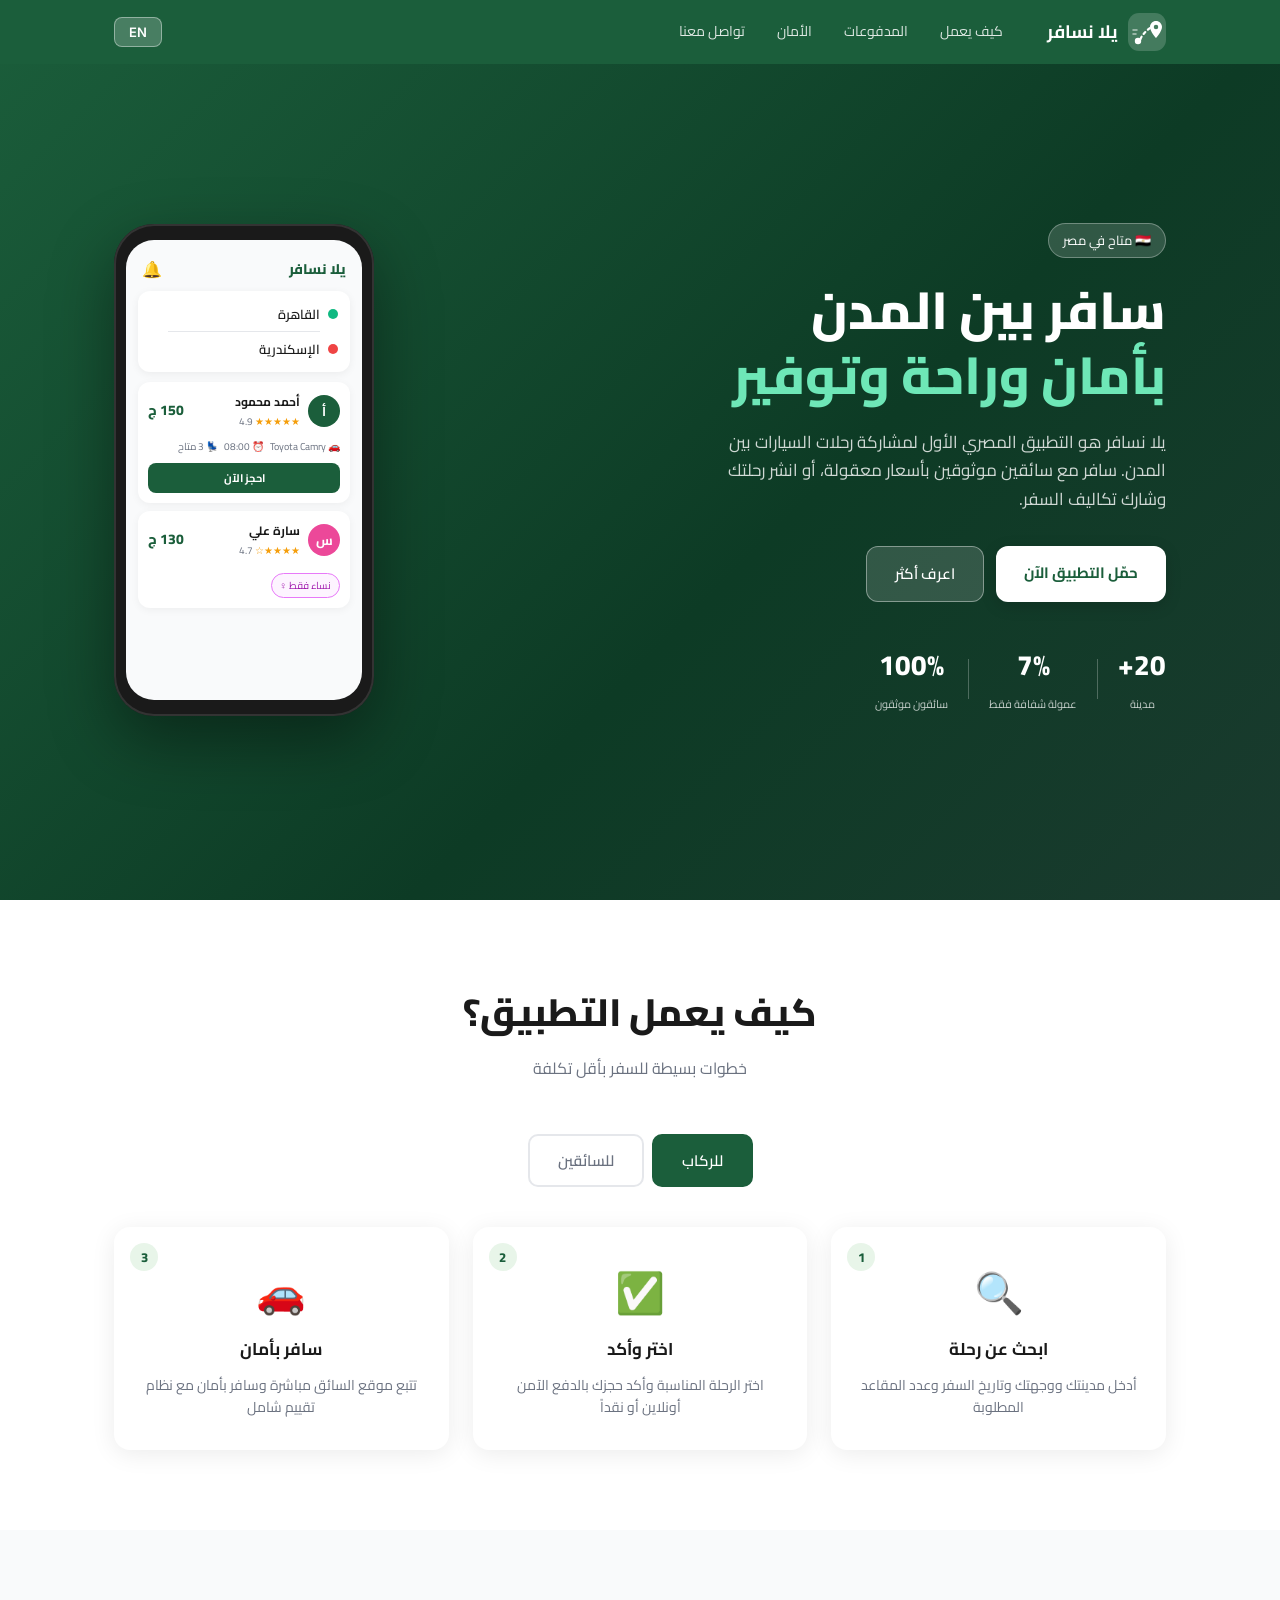
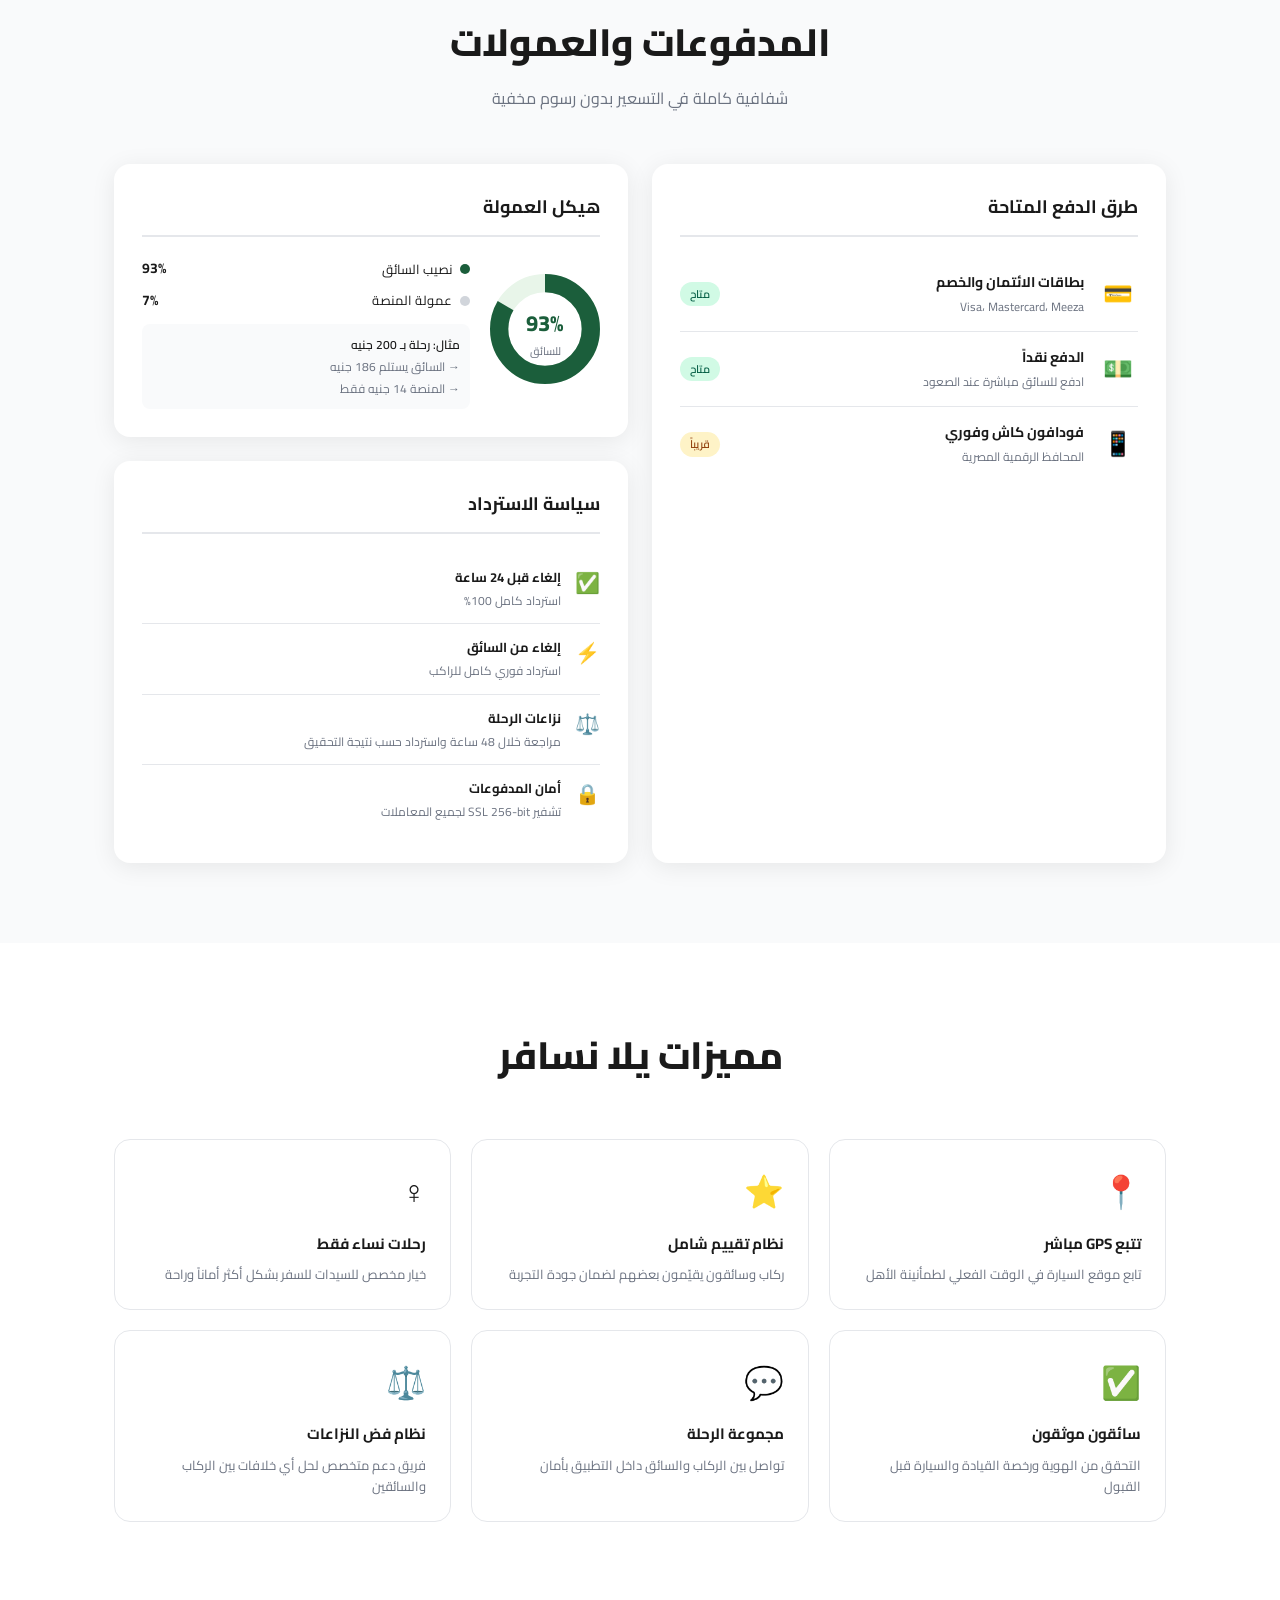
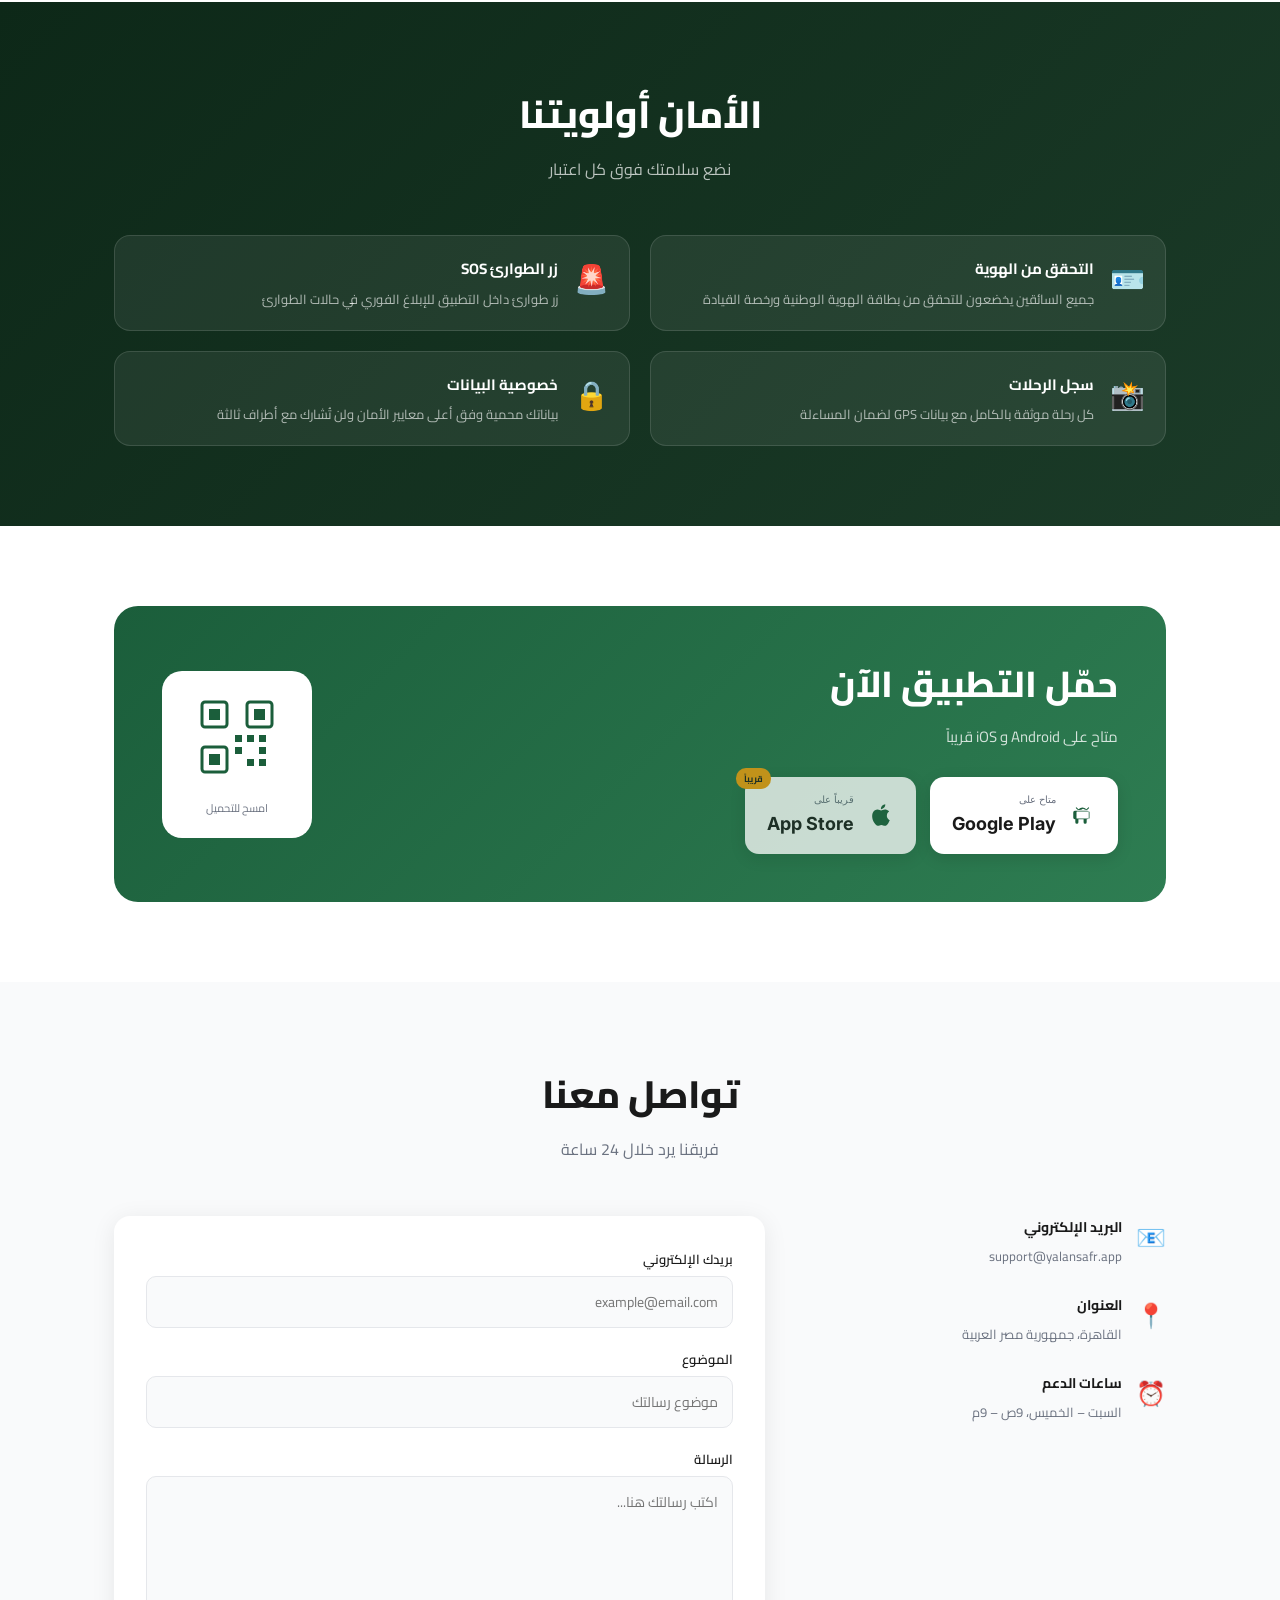
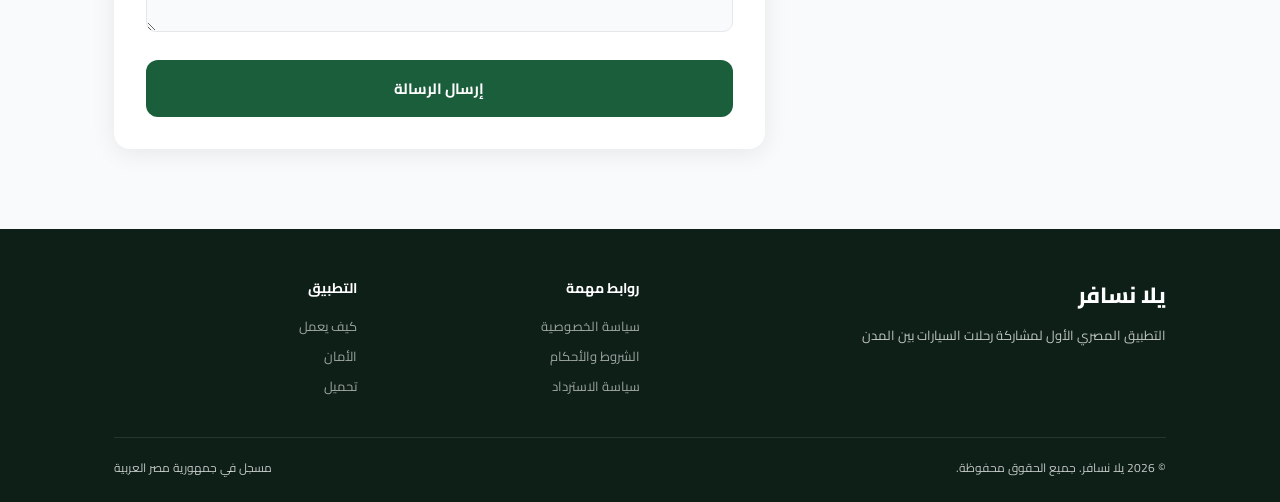
<file: index.html>
<!DOCTYPE html>
<html lang="ar" dir="rtl">
<head>
  <meta charset="UTF-8" />
  <meta name="viewport" content="width=device-width, initial-scale=1.0" />
  <title>يلا نسافر | Yala Nsafr</title>
  <meta name="description" content="تطبيق مصري لمشاركة رحلات السيارات بين المدن - سافر بأقل تكلفة مع سائقين موثوقين | Egypt's intercity carpooling app" />
  <link rel="preconnect" href="https://fonts.googleapis.com" />
  <link href="https://fonts.googleapis.com/css2?family=Cairo:wght@400;600;700;800&family=Inter:wght@400;500;600;700&display=swap" rel="stylesheet" />
  <link rel="stylesheet" href="style.css" />
</head>
<body>

<!-- ═══════════════════════════════ NAVBAR ═══════════════════════════════ -->
<nav class="navbar">
  <div class="nav-container">
    <a href="#" class="nav-logo">
      <!-- Unique logo: route/journey icon -->
      <svg class="logo-svg" width="38" height="38" viewBox="0 0 38 38" fill="none" xmlns="http://www.w3.org/2000/svg">
        <rect width="38" height="38" rx="11" fill="white" fill-opacity="0.18"/>
        <!-- Start circle -->
        <circle cx="10" cy="28" r="3.2" fill="white"/>
        <!-- Destination pin -->
        <path d="M28 8C24.69 8 22 10.69 22 14c0 4.5 6 11 6 11s6-6.5 6-11c0-3.31-2.69-6-6-6zm0 8.25a2.25 2.25 0 110-4.5 2.25 2.25 0 010 4.5z" fill="white"/>
        <!-- Dashed road -->
        <path d="M12.5 26C14 22 18 18 22 15" stroke="white" stroke-width="2.2" stroke-linecap="round" stroke-dasharray="2.5 3.5"/>
        <!-- Speed lines -->
        <path d="M5 17H9M5 21H8" stroke="white" stroke-width="1.5" stroke-linecap="round" opacity="0.6"/>
      </svg>
      <span class="logo-text-ar">يلا نسافر</span>
      <span class="logo-text-en" style="display:none">Yala Nsafr</span>
    </a>

    <div class="nav-links">
      <a href="#how-it-works" data-ar="كيف يعمل" data-en="How It Works">كيف يعمل</a>
      <a href="#payment" data-ar="المدفوعات" data-en="Payments">المدفوعات</a>
      <a href="#safety" data-ar="الأمان" data-en="Safety">الأمان</a>
      <a href="#contact" data-ar="تواصل معنا" data-en="Contact">تواصل معنا</a>
    </div>

    <div class="nav-actions">
      <button class="lang-toggle" onclick="toggleLang()" id="langBtn">EN</button>
    </div>
  </div>
</nav>

<!-- ════════════════════════════════ HERO ════════════════════════════════ -->
<section class="hero-wrapper">
  <div class="hero">
    <div class="hero-content">
      <div class="hero-badge" data-ar="🇪🇬 متاح في مصر" data-en="🇪🇬 Available in Egypt">🇪🇬 متاح في مصر</div>
      <h1 class="hero-title">
        <span data-ar="سافر بين المدن" data-en="Travel Between Cities">سافر بين المدن</span><br>
        <span class="highlight" data-ar="بأمان وراحة وتوفير" data-en="Safely, Comfortably & Affordably">بأمان وراحة وتوفير</span>
      </h1>
      <p class="hero-desc" data-ar="يلا نسافر هو التطبيق المصري الأول لمشاركة رحلات السيارات بين المدن. سافر مع سائقين موثوقين بأسعار معقولة، أو انشر رحلتك وشارك تكاليف السفر." data-en="Yala Nsafr is Egypt's first intercity carpooling app. Travel with verified drivers at affordable prices, or post your trip and share travel costs.">
        يلا نسافر هو التطبيق المصري الأول لمشاركة رحلات السيارات بين المدن. سافر مع سائقين موثوقين بأسعار معقولة، أو انشر رحلتك وشارك تكاليف السفر.
      </p>
      <div class="hero-btns">
        <a href="#download" class="btn-primary" data-ar="حمّل التطبيق الآن" data-en="Download the App">حمّل التطبيق الآن</a>
        <a href="#how-it-works" class="btn-secondary" data-ar="اعرف أكثر" data-en="Learn More">اعرف أكثر</a>
      </div>
      <div class="hero-stats">
        <div class="stat"><span class="stat-num">20+</span><span class="stat-label" data-ar="مدينة" data-en="Cities">مدينة</span></div>
        <div class="stat-divider"></div>
        <div class="stat"><span class="stat-num">7%</span><span class="stat-label" data-ar="عمولة شفافة فقط" data-en="Transparent Commission">عمولة شفافة فقط</span></div>
        <div class="stat-divider"></div>
        <div class="stat"><span class="stat-num">100%</span><span class="stat-label" data-ar="سائقون موثقون" data-en="Verified Drivers">سائقون موثقون</span></div>
      </div>
    </div>

    <div class="hero-mockup">
      <div class="phone-frame">
        <div class="phone-screen">
          <div class="mock-header">
            <div class="mock-logo-small">يلا نسافر</div>
            <div class="mock-notif">🔔</div>
          </div>
          <div class="mock-search">
            <div class="mock-search-row">
              <span class="mock-dot green"></span>
              <span class="mock-city" data-ar="القاهرة" data-en="Cairo">القاهرة</span>
            </div>
            <div class="mock-search-divider"></div>
            <div class="mock-search-row">
              <span class="mock-dot red"></span>
              <span class="mock-city" data-ar="الإسكندرية" data-en="Alexandria">الإسكندرية</span>
            </div>
          </div>
          <div class="mock-trip-card">
            <div class="mock-trip-header">
              <span class="mock-driver-avatar">أ</span>
              <div>
                <div class="mock-driver-name" data-ar="أحمد محمود" data-en="Ahmed Mahmoud">أحمد محمود</div>
                <div class="mock-stars">★★★★★ <span>4.9</span></div>
              </div>
              <div class="mock-price">150 ج</div>
            </div>
            <div class="mock-trip-info">
              <span>🚗 Toyota Camry</span>
              <span>⏰ 08:00</span>
              <span>💺 3 متاح</span>
            </div>
            <div class="mock-book-btn" data-ar="احجز الآن" data-en="Book Now">احجز الآن</div>
          </div>
          <div class="mock-trip-card">
            <div class="mock-trip-header">
              <span class="mock-driver-avatar pink">س</span>
              <div>
                <div class="mock-driver-name" data-ar="سارة علي" data-en="Sara Ali">سارة علي</div>
                <div class="mock-stars">★★★★☆ <span>4.7</span></div>
              </div>
              <div class="mock-price">130 ج</div>
            </div>
            <div class="mock-badge" data-ar="نساء فقط" data-en="Women Only">نساء فقط ♀</div>
          </div>
        </div>
      </div>
    </div>
  </div>
</section>

<!-- ══════════════════════════════ HOW IT WORKS ══════════════════════════════ -->
<section class="section" id="how-it-works">
  <div class="container">
    <div class="section-header">
      <h2 data-ar="كيف يعمل التطبيق؟" data-en="How Does It Work?">كيف يعمل التطبيق؟</h2>
      <p data-ar="خطوات بسيطة للسفر بأقل تكلفة" data-en="Simple steps to travel at lower cost">خطوات بسيطة للسفر بأقل تكلفة</p>
    </div>

    <div class="tabs">
      <button class="tab-btn active" onclick="switchTab('passenger')" id="tab-passenger" data-ar="للركاب" data-en="For Passengers">للركاب</button>
      <button class="tab-btn" onclick="switchTab('driver')" id="tab-driver" data-ar="للسائقين" data-en="For Drivers">للسائقين</button>
    </div>

    <div id="content-passenger" class="steps-grid">
      <div class="step-card">
        <div class="step-icon">🔍</div>
        <div class="step-num">1</div>
        <h3 data-ar="ابحث عن رحلة" data-en="Search for a Trip">ابحث عن رحلة</h3>
        <p data-ar="أدخل مدينتك ووجهتك وتاريخ السفر وعدد المقاعد المطلوبة" data-en="Enter your city, destination, travel date and number of seats needed">أدخل مدينتك ووجهتك وتاريخ السفر وعدد المقاعد المطلوبة</p>
      </div>
      <div class="step-card">
        <div class="step-icon">✅</div>
        <div class="step-num">2</div>
        <h3 data-ar="اختر وأكد" data-en="Choose & Confirm">اختر وأكد</h3>
        <p data-ar="اختر الرحلة المناسبة وأكد حجزك بالدفع الآمن أونلاين أو نقداً" data-en="Choose the right trip and confirm your booking with secure online payment or cash">اختر الرحلة المناسبة وأكد حجزك بالدفع الآمن أونلاين أو نقداً</p>
      </div>
      <div class="step-card">
        <div class="step-icon">🚗</div>
        <div class="step-num">3</div>
        <h3 data-ar="سافر بأمان" data-en="Travel Safely">سافر بأمان</h3>
        <p data-ar="تتبع موقع السائق مباشرة وسافر بأمان مع نظام تقييم شامل" data-en="Track the driver's location live and travel safely with our comprehensive rating system">تتبع موقع السائق مباشرة وسافر بأمان مع نظام تقييم شامل</p>
      </div>
    </div>

    <div id="content-driver" class="steps-grid" style="display:none">
      <div class="step-card">
        <div class="step-icon">📝</div>
        <div class="step-num">1</div>
        <h3 data-ar="انشر رحلتك" data-en="Post Your Trip">انشر رحلتك</h3>
        <p data-ar="حدد مسارك ووقت الانطلاق وعدد المقاعد المتاحة وسعر المقعد" data-en="Set your route, departure time, available seats and price per seat">حدد مسارك ووقت الانطلاق وعدد المقاعد المتاحة وسعر المقعد</p>
      </div>
      <div class="step-card">
        <div class="step-icon">💰</div>
        <div class="step-num">2</div>
        <h3 data-ar="استقبل الحجوزات" data-en="Receive Bookings">استقبل الحجوزات</h3>
        <p data-ar="ستصلك إشعارات فور حجز أي راكب. الدفع مضمون ومحمي" data-en="Get notified instantly when a passenger books. Payment is guaranteed and protected">ستصلك إشعارات فور حجز أي راكب. الدفع مضمون ومحمي</p>
      </div>
      <div class="step-card">
        <div class="step-icon">🏦</div>
        <div class="step-num">3</div>
        <h3 data-ar="استلم أرباحك" data-en="Receive Your Earnings">استلم أرباحك</h3>
        <p data-ar="بعد اكتمال الرحلة، تصلك 93% من قيمة الحجوزات عبر فودافون كاش أو إنستاباي" data-en="After trip completion, receive 93% of booking value via Vodafone Cash or InstaPay">بعد اكتمال الرحلة، تصلك 93% من قيمة الحجوزات عبر فودافون كاش أو إنستاباي</p>
      </div>
    </div>
  </div>
</section>

<!-- ════════════════════════════════ PAYMENT ════════════════════════════════ -->
<section class="section bg-light" id="payment">
  <div class="container">
    <div class="section-header">
      <h2 data-ar="المدفوعات والعمولات" data-en="Payments & Commissions">المدفوعات والعمولات</h2>
      <p data-ar="شفافية كاملة في التسعير بدون رسوم مخفية" data-en="Complete pricing transparency with no hidden fees">شفافية كاملة في التسعير بدون رسوم مخفية</p>
    </div>

    <div class="payment-grid">
      <div class="payment-card main-card">
        <h3 data-ar="طرق الدفع المتاحة" data-en="Available Payment Methods">طرق الدفع المتاحة</h3>
        <div class="payment-method">
          <div class="pm-icon">💳</div>
          <div>
            <strong data-ar="بطاقات الائتمان والخصم" data-en="Credit & Debit Cards">بطاقات الائتمان والخصم</strong>
            <p data-ar="Visa، Mastercard، Meeza" data-en="Visa, Mastercard, Meeza">Visa، Mastercard، Meeza</p>
          </div>
          <span class="pm-badge" data-ar="متاح" data-en="Available">متاح</span>
        </div>
        <div class="payment-method">
          <div class="pm-icon">💵</div>
          <div>
            <strong data-ar="الدفع نقداً" data-en="Cash Payment">الدفع نقداً</strong>
            <p data-ar="ادفع للسائق مباشرة عند الصعود" data-en="Pay the driver directly at pickup">ادفع للسائق مباشرة عند الصعود</p>
          </div>
          <span class="pm-badge" data-ar="متاح" data-en="Available">متاح</span>
        </div>
        <div class="payment-method">
          <div class="pm-icon">📱</div>
          <div>
            <strong data-ar="فودافون كاش وفوري" data-en="Vodafone Cash & Fawry">فودافون كاش وفوري</strong>
            <p data-ar="المحافظ الرقمية المصرية" data-en="Egyptian digital wallets">المحافظ الرقمية المصرية</p>
          </div>
          <span class="pm-badge soon" data-ar="قريباً" data-en="Coming Soon">قريباً</span>
        </div>
      </div>

      <div class="commission-card">
        <h3 data-ar="هيكل العمولة" data-en="Commission Structure">هيكل العمولة</h3>
        <div class="commission-diagram">
          <div class="commission-circle">
            <svg viewBox="0 0 120 120">
              <circle cx="60" cy="60" r="50" fill="none" stroke="#e8f5e9" stroke-width="20"/>
              <circle cx="60" cy="60" r="50" fill="none" stroke="#1B5E3B" stroke-width="20"
                stroke-dasharray="282" stroke-dashoffset="20" transform="rotate(-90 60 60)"/>
            </svg>
            <div class="commission-label">
              <span class="big">93%</span>
              <span data-ar="للسائق" data-en="Driver">للسائق</span>
            </div>
          </div>
          <div class="commission-breakdown">
            <div class="cb-row">
              <span class="cb-dot green"></span>
              <span data-ar="نصيب السائق" data-en="Driver's share">نصيب السائق</span>
              <strong>93%</strong>
            </div>
            <div class="cb-row">
              <span class="cb-dot gray"></span>
              <span data-ar="عمولة المنصة" data-en="Platform commission">عمولة المنصة</span>
              <strong>7%</strong>
            </div>
            <div class="cb-example">
              <p data-ar="مثال: رحلة بـ 200 جنيه" data-en="Example: 200 EGP trip">مثال: رحلة بـ 200 جنيه</p>
              <p>→ <span data-ar="السائق يستلم 186 جنيه" data-en="Driver receives 186 EGP">السائق يستلم 186 جنيه</span></p>
              <p>→ <span data-ar="المنصة 14 جنيه فقط" data-en="Platform only 14 EGP">المنصة 14 جنيه فقط</span></p>
            </div>
          </div>
        </div>
      </div>

      <div class="refund-card">
        <h3 data-ar="سياسة الاسترداد" data-en="Refund Policy">سياسة الاسترداد</h3>
        <div class="refund-row">
          <span class="refund-icon">✅</span>
          <div>
            <strong data-ar="إلغاء قبل 24 ساعة" data-en="Cancel 24h+ before">إلغاء قبل 24 ساعة</strong>
            <p data-ar="استرداد كامل 100%" data-en="Full 100% refund">استرداد كامل 100%</p>
          </div>
        </div>
        <div class="refund-row">
          <span class="refund-icon">⚡</span>
          <div>
            <strong data-ar="إلغاء من السائق" data-en="Driver cancellation">إلغاء من السائق</strong>
            <p data-ar="استرداد فوري كامل للراكب" data-en="Immediate full refund to passenger">استرداد فوري كامل للراكب</p>
          </div>
        </div>
        <div class="refund-row">
          <span class="refund-icon">⚖️</span>
          <div>
            <strong data-ar="نزاعات الرحلة" data-en="Trip disputes">نزاعات الرحلة</strong>
            <p data-ar="مراجعة خلال 48 ساعة واسترداد حسب نتيجة التحقيق" data-en="Review within 48h, refund based on investigation">مراجعة خلال 48 ساعة واسترداد حسب نتيجة التحقيق</p>
          </div>
        </div>
        <div class="refund-row">
          <span class="refund-icon">🔒</span>
          <div>
            <strong data-ar="أمان المدفوعات" data-en="Payment Security">أمان المدفوعات</strong>
            <p data-ar="تشفير SSL 256-bit لجميع المعاملات" data-en="256-bit SSL encryption for all transactions">تشفير SSL 256-bit لجميع المعاملات</p>
          </div>
        </div>
      </div>
    </div>
  </div>
</section>

<!-- ════════════════════════════════ FEATURES ════════════════════════════════ -->
<section class="section" id="features">
  <div class="container">
    <div class="section-header">
      <h2 data-ar="مميزات يلا نسافر" data-en="Yala Nsafr Features">مميزات يلا نسافر</h2>
    </div>
    <div class="features-grid">
      <div class="feature-card">
        <div class="feat-icon">📍</div>
        <h4 data-ar="تتبع GPS مباشر" data-en="Live GPS Tracking">تتبع GPS مباشر</h4>
        <p data-ar="تابع موقع السيارة في الوقت الفعلي لطمأنينة الأهل" data-en="Track the car's location in real time for family peace of mind">تابع موقع السيارة في الوقت الفعلي لطمأنينة الأهل</p>
      </div>
      <div class="feature-card">
        <div class="feat-icon">⭐</div>
        <h4 data-ar="نظام تقييم شامل" data-en="Comprehensive Rating System">نظام تقييم شامل</h4>
        <p data-ar="ركاب وسائقون يقيّمون بعضهم لضمان جودة التجربة" data-en="Passengers and drivers rate each other to ensure quality">ركاب وسائقون يقيّمون بعضهم لضمان جودة التجربة</p>
      </div>
      <div class="feature-card">
        <div class="feat-icon">♀️</div>
        <h4 data-ar="رحلات نساء فقط" data-en="Women-Only Trips">رحلات نساء فقط</h4>
        <p data-ar="خيار مخصص للسيدات للسفر بشكل أكثر أماناً وراحة" data-en="Dedicated option for women to travel more safely and comfortably">خيار مخصص للسيدات للسفر بشكل أكثر أماناً وراحة</p>
      </div>
      <div class="feature-card">
        <div class="feat-icon">✅</div>
        <h4 data-ar="سائقون موثقون" data-en="Verified Drivers">سائقون موثقون</h4>
        <p data-ar="التحقق من الهوية ورخصة القيادة والسيارة قبل القبول" data-en="Identity, license and vehicle verified before acceptance">التحقق من الهوية ورخصة القيادة والسيارة قبل القبول</p>
      </div>
      <div class="feature-card">
        <div class="feat-icon">💬</div>
        <h4 data-ar="مجموعة الرحلة" data-en="Trip Group Chat">مجموعة الرحلة</h4>
        <p data-ar="تواصل بين الركاب والسائق داخل التطبيق بأمان" data-en="Safe in-app communication between passengers and driver">تواصل بين الركاب والسائق داخل التطبيق بأمان</p>
      </div>
      <div class="feature-card">
        <div class="feat-icon">⚖️</div>
        <h4 data-ar="نظام فض النزاعات" data-en="Dispute Resolution">نظام فض النزاعات</h4>
        <p data-ar="فريق دعم متخصص لحل أي خلافات بين الركاب والسائقين" data-en="Specialized support team to resolve disputes between passengers and drivers">فريق دعم متخصص لحل أي خلافات بين الركاب والسائقين</p>
      </div>
    </div>
  </div>
</section>

<!-- ════════════════════════════════ SAFETY ════════════════════════════════ -->
<section class="section bg-dark" id="safety">
  <div class="container">
    <div class="section-header light">
      <h2 data-ar="الأمان أولويتنا" data-en="Safety is Our Priority">الأمان أولويتنا</h2>
      <p data-ar="نضع سلامتك فوق كل اعتبار" data-en="We put your safety above everything">نضع سلامتك فوق كل اعتبار</p>
    </div>
    <div class="safety-grid">
      <div class="safety-item">
        <div class="safety-icon">🪪</div>
        <div>
          <h4 data-ar="التحقق من الهوية" data-en="Identity Verification">التحقق من الهوية</h4>
          <p data-ar="جميع السائقين يخضعون للتحقق من بطاقة الهوية الوطنية ورخصة القيادة" data-en="All drivers undergo national ID and driver's license verification">جميع السائقين يخضعون للتحقق من بطاقة الهوية الوطنية ورخصة القيادة</p>
        </div>
      </div>
      <div class="safety-item">
        <div class="safety-icon">🚨</div>
        <div>
          <h4 data-ar="زر الطوارئ SOS" data-en="SOS Emergency Button">زر الطوارئ SOS</h4>
          <p data-ar="زر طوارئ داخل التطبيق للإبلاغ الفوري في حالات الطوارئ" data-en="In-app emergency button for immediate reporting in emergency situations">زر طوارئ داخل التطبيق للإبلاغ الفوري في حالات الطوارئ</p>
        </div>
      </div>
      <div class="safety-item">
        <div class="safety-icon">📸</div>
        <div>
          <h4 data-ar="سجل الرحلات" data-en="Trip History">سجل الرحلات</h4>
          <p data-ar="كل رحلة موثقة بالكامل مع بيانات GPS لضمان المساءلة" data-en="Every trip is fully documented with GPS data to ensure accountability">كل رحلة موثقة بالكامل مع بيانات GPS لضمان المساءلة</p>
        </div>
      </div>
      <div class="safety-item">
        <div class="safety-icon">🔒</div>
        <div>
          <h4 data-ar="خصوصية البيانات" data-en="Data Privacy">خصوصية البيانات</h4>
          <p data-ar="بياناتك محمية وفق أعلى معايير الأمان ولن تُشارك مع أطراف ثالثة" data-en="Your data is protected to the highest security standards and won't be shared with third parties">بياناتك محمية وفق أعلى معايير الأمان ولن تُشارك مع أطراف ثالثة</p>
        </div>
      </div>
    </div>
  </div>
</section>

<!-- ════════════════════════════════ DOWNLOAD ════════════════════════════════ -->
<section class="section" id="download">
  <div class="container">
    <div class="download-section">
      <div class="download-content">
        <h2 data-ar="حمّل التطبيق الآن" data-en="Download the App Now">حمّل التطبيق الآن</h2>
        <p data-ar="متاح على Android و iOS قريباً" data-en="Available on Android — iOS coming soon">متاح على Android و iOS قريباً</p>
        <div class="store-buttons">
          <!-- Google Play -->
          <div class="store-btn android">
            <svg width="26" height="26" viewBox="0 0 24 24" fill="#1B5E3B"><path d="M17.523 15.34L6.477 15.34a.476.476 0 01-.476-.477V9.137c0-.263.213-.476.476-.476h11.046c.263 0 .476.213.476.476v5.726a.476.476 0 01-.476.477zM3 9.614v4.773a1.43 1.43 0 001.43 1.43h.477v2.86a1.43 1.43 0 002.86 0v-2.86h4.773v2.86a1.43 1.43 0 002.86 0v-2.86h.477A1.43 1.43 0 0017.307 14.387V9.614a1.43 1.43 0 00-1.43-1.43H4.43A1.43 1.43 0 003 9.614zM6.977 7.23L5.5 5.753a.477.477 0 01.674-.674l1.64 1.64a5.72 5.72 0 017.372 0l1.64-1.64a.477.477 0 01.674.674L16.023 7.23A5.73 5.73 0 0112 6.3a5.73 5.73 0 01-5.023.93z"/></svg>
            <div>
              <span class="store-label" data-ar="متاح على" data-en="Get it on">متاح على</span>
              <strong>Google Play</strong>
            </div>
          </div>
          <!-- App Store — coming soon -->
          <div class="store-btn ios">
            <svg width="26" height="26" viewBox="0 0 24 24" fill="#1B5E3B"><path d="M18.71 19.5c-.83 1.24-1.71 2.45-3.05 2.47-1.34.03-1.77-.79-3.29-.79-1.53 0-2 .77-3.27.82-1.31.05-2.3-1.32-3.14-2.53C4.25 17 2.94 12.45 4.7 9.39c.87-1.52 2.43-2.48 4.12-2.51 1.28-.02 2.5.87 3.29.87.78 0 2.26-1.07 3.8-.91.65.03 2.47.26 3.64 1.98-.09.06-2.17 1.28-2.15 3.81.03 3.02 2.65 4.03 2.68 4.04-.03.07-.42 1.44-1.38 2.83M13 3.5c.73-.83 1.94-1.46 2.94-1.5.13 1.17-.34 2.35-1.04 3.19-.69.85-1.83 1.51-2.95 1.42-.15-1.15.41-2.35 1.05-3.11z"/></svg>
            <div>
              <span class="store-label" data-ar="قريباً على" data-en="Coming soon on">قريباً على</span>
              <strong>App Store</strong>
            </div>
            <span class="store-soon-badge" data-ar="قريباً" data-en="Soon">قريباً</span>
          </div>
        </div>
      </div>
      <div class="qr-placeholder">
        <div class="qr-box">
          <div class="qr-inner">
            <svg width="80" height="80" viewBox="0 0 80 80" fill="none">
              <rect x="5" y="5" width="25" height="25" rx="3" stroke="#1B5E3B" stroke-width="3"/>
              <rect x="12" y="12" width="11" height="11" fill="#1B5E3B"/>
              <rect x="50" y="5" width="25" height="25" rx="3" stroke="#1B5E3B" stroke-width="3"/>
              <rect x="57" y="12" width="11" height="11" fill="#1B5E3B"/>
              <rect x="5" y="50" width="25" height="25" rx="3" stroke="#1B5E3B" stroke-width="3"/>
              <rect x="12" y="57" width="11" height="11" fill="#1B5E3B"/>
              <rect x="38" y="38" width="7" height="7" fill="#1B5E3B"/>
              <rect x="50" y="38" width="7" height="7" fill="#1B5E3B"/>
              <rect x="62" y="38" width="7" height="7" fill="#1B5E3B"/>
              <rect x="38" y="50" width="7" height="7" fill="#1B5E3B"/>
              <rect x="62" y="50" width="7" height="7" fill="#1B5E3B"/>
              <rect x="50" y="62" width="7" height="7" fill="#1B5E3B"/>
              <rect x="62" y="62" width="7" height="7" fill="#1B5E3B"/>
            </svg>
          </div>
          <p data-ar="امسح للتحميل" data-en="Scan to download">امسح للتحميل</p>
        </div>
      </div>
    </div>
  </div>
</section>

<!-- ════════════════════════════════ CONTACT ════════════════════════════════ -->
<section class="section bg-light" id="contact">
  <div class="container">
    <div class="section-header">
      <h2 data-ar="تواصل معنا" data-en="Contact Us">تواصل معنا</h2>
      <p data-ar="فريقنا يرد خلال 24 ساعة" data-en="Our team responds within 24 hours">فريقنا يرد خلال 24 ساعة</p>
    </div>
    <div class="contact-layout">
      <div class="contact-info">
        <div class="contact-info-item">
          <div class="contact-icon-sm">📧</div>
          <div>
            <strong data-ar="البريد الإلكتروني" data-en="Email">البريد الإلكتروني</strong>
            <span>support@yalansafr.app</span>
          </div>
        </div>
        <div class="contact-info-item">
          <div class="contact-icon-sm">📍</div>
          <div>
            <strong data-ar="العنوان" data-en="Address">العنوان</strong>
            <span data-ar="القاهرة، جمهورية مصر العربية" data-en="Cairo, Arab Republic of Egypt">القاهرة، جمهورية مصر العربية</span>
          </div>
        </div>
        <div class="contact-info-item">
          <div class="contact-icon-sm">⏰</div>
          <div>
            <strong data-ar="ساعات الدعم" data-en="Support Hours">ساعات الدعم</strong>
            <span data-ar="السبت – الخميس، 9ص – 9م" data-en="Sat – Thu, 9AM – 9PM">السبت – الخميس، 9ص – 9م</span>
          </div>
        </div>
      </div>

      <form class="contact-form" action="https://formsubmit.co/and2222row@gmail.com" method="POST">
        <input type="hidden" name="_subject" value="رسالة من موقع يلا نسافر" />
        <input type="hidden" name="_captcha" value="false" />
        <input type="hidden" name="_next" value="https://yalansafr.vercel.app#contact" />

        <div class="form-group">
          <label data-ar="بريدك الإلكتروني" data-en="Your Email">بريدك الإلكتروني</label>
          <input type="email" name="email" required placeholder="example@email.com" />
        </div>
        <div class="form-group">
          <label data-ar="الموضوع" data-en="Subject">الموضوع</label>
          <input type="text" name="subject" required data-placeholder-ar="موضوع رسالتك" data-placeholder-en="Message subject" placeholder="موضوع رسالتك" />
        </div>
        <div class="form-group">
          <label data-ar="الرسالة" data-en="Message">الرسالة</label>
          <textarea name="message" rows="5" required data-placeholder-ar="اكتب رسالتك هنا..." data-placeholder-en="Write your message here..." placeholder="اكتب رسالتك هنا..."></textarea>
        </div>
        <button type="submit" class="form-submit" data-ar="إرسال الرسالة" data-en="Send Message">إرسال الرسالة</button>
      </form>
    </div>
  </div>
</section>

<!-- ════════════════════════════════ FOOTER ════════════════════════════════ -->
<footer class="footer">
  <div class="container">
    <div class="footer-grid">
      <div class="footer-brand">
        <div class="footer-logo">يلا نسافر</div>
        <p data-ar="التطبيق المصري الأول لمشاركة رحلات السيارات بين المدن" data-en="Egypt's first intercity carpooling app">التطبيق المصري الأول لمشاركة رحلات السيارات بين المدن</p>
      </div>
      <div class="footer-links">
        <h5 data-ar="روابط مهمة" data-en="Important Links">روابط مهمة</h5>
        <a href="privacy.html" data-ar="سياسة الخصوصية" data-en="Privacy Policy">سياسة الخصوصية</a>
        <a href="terms.html" data-ar="الشروط والأحكام" data-en="Terms & Conditions">الشروط والأحكام</a>
        <a href="#payment" data-ar="سياسة الاسترداد" data-en="Refund Policy">سياسة الاسترداد</a>
      </div>
      <div class="footer-links">
        <h5 data-ar="التطبيق" data-en="The App">التطبيق</h5>
        <a href="#how-it-works" data-ar="كيف يعمل" data-en="How It Works">كيف يعمل</a>
        <a href="#safety" data-ar="الأمان" data-en="Safety">الأمان</a>
        <a href="#download" data-ar="تحميل" data-en="Download">تحميل</a>
      </div>
    </div>
    <div class="footer-bottom">
      <p data-ar="© 2026 يلا نسافر. جميع الحقوق محفوظة." data-en="© 2026 Yala Nsafr. All rights reserved.">© 2026 يلا نسافر. جميع الحقوق محفوظة.</p>
      <p data-ar="مسجل في جمهورية مصر العربية" data-en="Registered in the Arab Republic of Egypt">مسجل في جمهورية مصر العربية</p>
    </div>
  </div>
</footer>

<script>
let currentLang = 'ar';

function toggleLang() {
  currentLang = currentLang === 'ar' ? 'en' : 'ar';
  const html = document.documentElement;
  const btn = document.getElementById('langBtn');
  const logoAr = document.querySelector('.logo-text-ar');
  const logoEn = document.querySelector('.logo-text-en');

  if (currentLang === 'en') {
    html.setAttribute('lang', 'en');
    html.setAttribute('dir', 'ltr');
    btn.textContent = 'AR';
    document.body.classList.add('lang-en');
    logoAr.style.display = 'none';
    logoEn.style.display = 'inline';
  } else {
    html.setAttribute('lang', 'ar');
    html.setAttribute('dir', 'rtl');
    btn.textContent = 'EN';
    document.body.classList.remove('lang-en');
    logoAr.style.display = 'inline';
    logoEn.style.display = 'none';
  }

  document.querySelectorAll('[data-ar]').forEach(el => {
    const text = currentLang === 'ar' ? el.getAttribute('data-ar') : el.getAttribute('data-en');
    if (text) el.textContent = text;
  });

  // Update placeholders
  document.querySelectorAll('[data-placeholder-ar]').forEach(el => {
    el.placeholder = currentLang === 'ar'
      ? el.getAttribute('data-placeholder-ar')
      : el.getAttribute('data-placeholder-en');
  });
}

function switchTab(tab) {
  document.getElementById('content-passenger').style.display = tab === 'passenger' ? 'grid' : 'none';
  document.getElementById('content-driver').style.display = tab === 'driver' ? 'grid' : 'none';
  document.getElementById('tab-passenger').classList.toggle('active', tab === 'passenger');
  document.getElementById('tab-driver').classList.toggle('active', tab === 'driver');
}

document.querySelectorAll('a[href^="#"]').forEach(a => {
  a.addEventListener('click', e => {
    const el = document.querySelector(a.getAttribute('href'));
    if (el) { e.preventDefault(); el.scrollIntoView({ behavior: 'smooth' }); }
  });
});

window.addEventListener('scroll', () => {
  document.querySelector('.navbar').classList.toggle('scrolled', window.scrollY > 50);
});
</script>
</body>
</html>
</file>
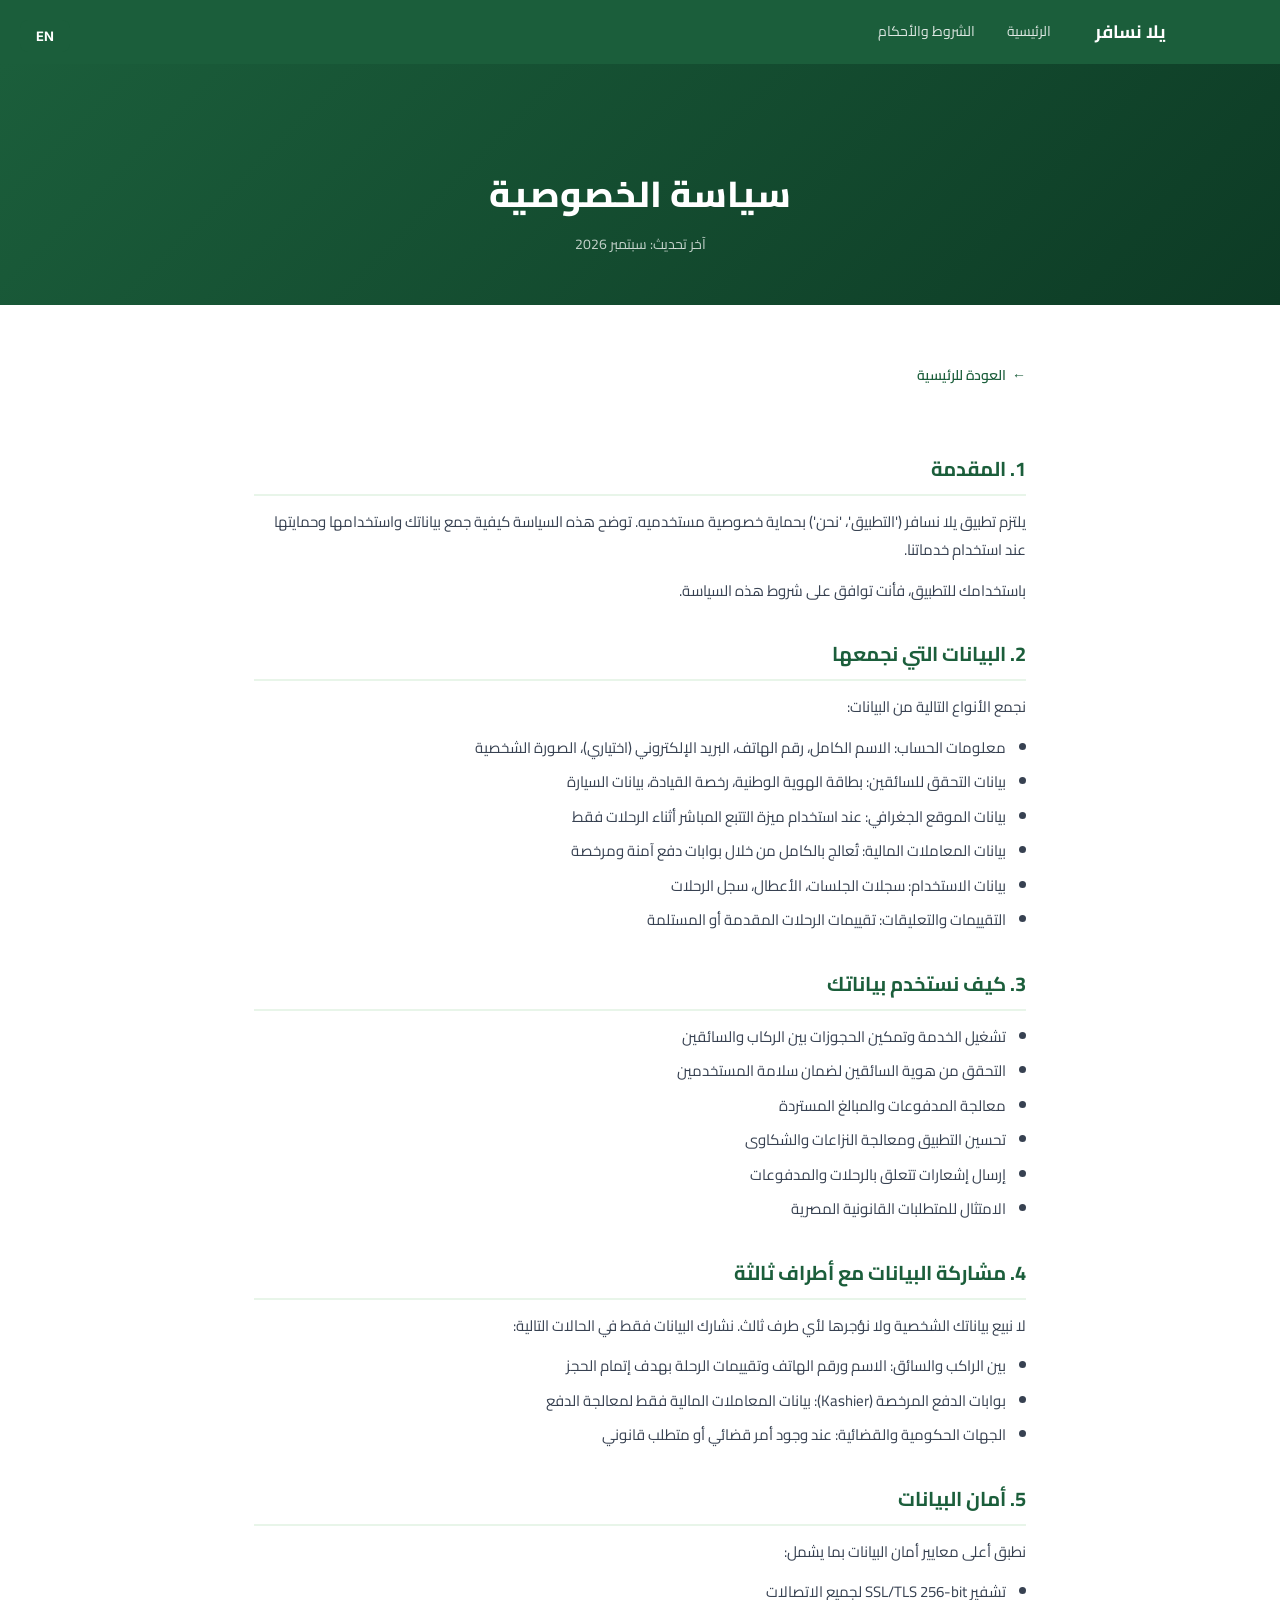
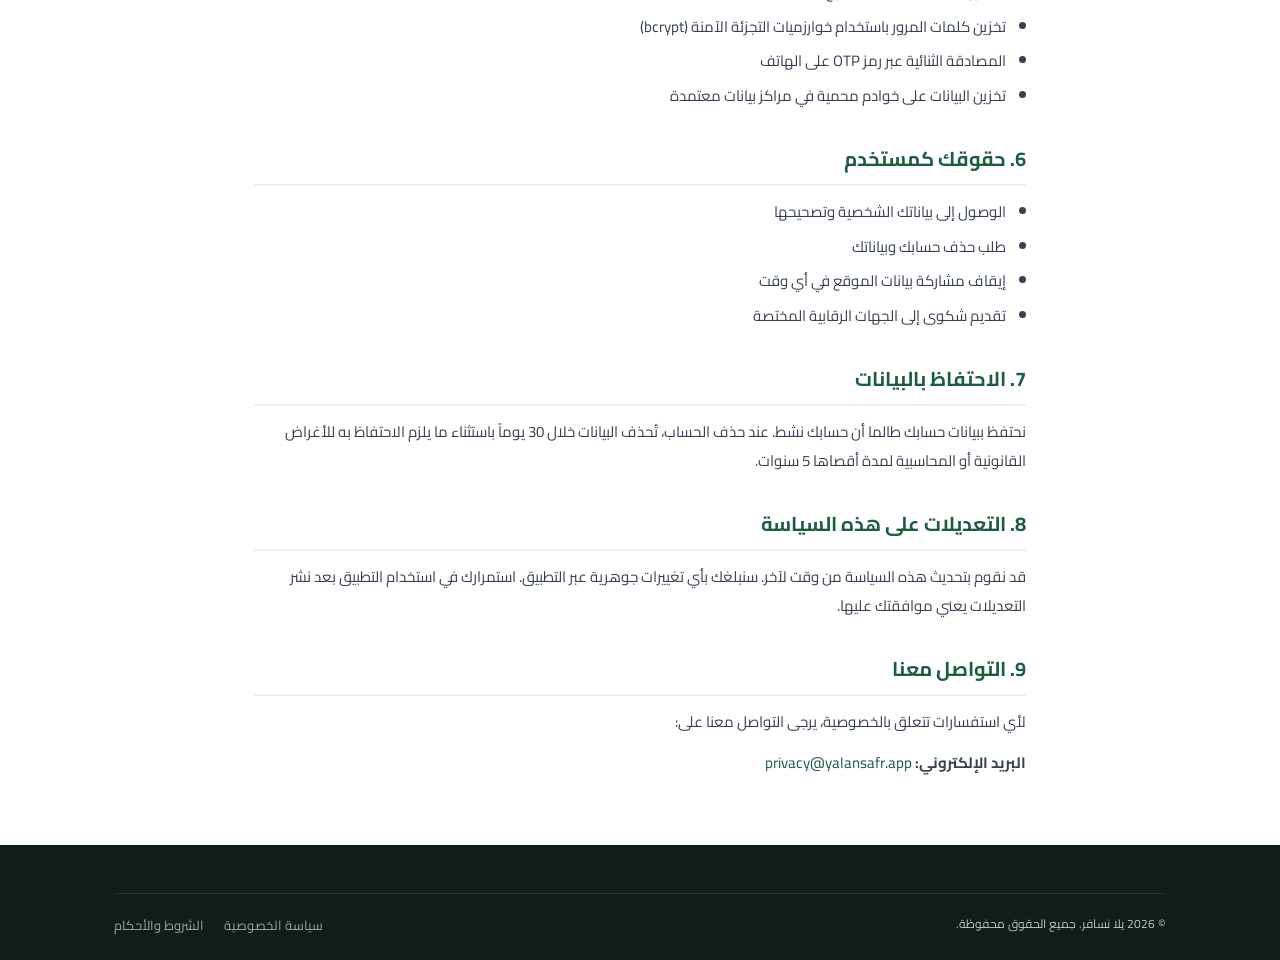
<file: privacy.html>
<!DOCTYPE html>
<html lang="ar" dir="rtl">
<head>
  <meta charset="UTF-8" />
  <meta name="viewport" content="width=device-width, initial-scale=1.0" />
  <title>سياسة الخصوصية | يلا نسافر</title>
  <link href="https://fonts.googleapis.com/css2?family=Cairo:wght@400;600;700&family=Inter:wght@400;500;600&display=swap" rel="stylesheet" />
  <link rel="stylesheet" href="style.css" />
  <style>
    .policy-hero {
      background: linear-gradient(135deg, var(--primary), #0D3B25);
      padding: 100px 24px 48px;
      text-align: center;
    }
    .policy-hero h1 { color: white; font-size: 36px; font-weight: 800; margin-bottom: 8px; }
    .policy-hero p { color: rgba(255,255,255,0.75); font-size: 14px; }
    .policy-body {
      max-width: 820px;
      margin: 0 auto;
      padding: 56px 24px;
    }
    .policy-body h2 {
      font-size: 20px;
      font-weight: 700;
      color: var(--primary);
      margin: 32px 0 12px;
      padding-bottom: 8px;
      border-bottom: 2px solid var(--primary-pale);
    }
    .policy-body p { color: #374151; font-size: 15px; line-height: 1.9; margin-bottom: 12px; }
    .policy-body ul { padding-inline-start: 20px; margin-bottom: 12px; }
    .policy-body li { color: #374151; font-size: 15px; line-height: 1.9; margin-bottom: 6px; }
    .lang-toggle-wrap { position: fixed; top: 20px; inset-inline-end: 20px; z-index: 200; }
    .lang-toggle { background: var(--primary); border: none; color: white; font-weight: 700; padding: 8px 16px; border-radius: 8px; cursor: pointer; }
    .back-link { display: inline-flex; align-items: center; gap: 6px; color: var(--primary); font-weight: 600; font-size: 14px; margin-bottom: 32px; }
  </style>
</head>
<body>
<div class="lang-toggle-wrap">
  <button class="lang-toggle" onclick="toggleLang()" id="langBtn">EN</button>
</div>

<nav class="navbar" style="position:relative">
  <div class="nav-container">
    <a href="index.html" class="nav-logo">
      <span class="logo-text-ar">يلا نسافر</span>
    </a>
    <div class="nav-links">
      <a href="index.html" data-ar="الرئيسية" data-en="Home">الرئيسية</a>
      <a href="terms.html" data-ar="الشروط والأحكام" data-en="Terms & Conditions">الشروط والأحكام</a>
    </div>
  </div>
</nav>

<div class="policy-hero">
  <h1 data-ar="سياسة الخصوصية" data-en="Privacy Policy">سياسة الخصوصية</h1>
  <p data-ar="آخر تحديث: سبتمبر 2026" data-en="Last updated: September 2026">آخر تحديث: سبتمبر 2026</p>
</div>

<div class="policy-body">
  <a href="index.html" class="back-link">← <span data-ar="العودة للرئيسية" data-en="Back to Home">العودة للرئيسية</span></a>

  <h2 data-ar="1. المقدمة" data-en="1. Introduction">1. المقدمة</h2>
  <p data-ar="يلتزم تطبيق يلا نسافر ('التطبيق'، 'نحن') بحماية خصوصية مستخدميه. توضح هذه السياسة كيفية جمع بياناتك واستخدامها وحمايتها عند استخدام خدماتنا." data-en="Yala Nsafr ('the App', 'we') is committed to protecting the privacy of its users. This policy explains how your data is collected, used, and protected when you use our services.">
    يلتزم تطبيق يلا نسافر ('التطبيق'، 'نحن') بحماية خصوصية مستخدميه. توضح هذه السياسة كيفية جمع بياناتك واستخدامها وحمايتها عند استخدام خدماتنا.
  </p>
  <p data-ar="باستخدامك للتطبيق، فأنت توافق على شروط هذه السياسة." data-en="By using the App, you agree to the terms of this policy.">
    باستخدامك للتطبيق، فأنت توافق على شروط هذه السياسة.
  </p>

  <h2 data-ar="2. البيانات التي نجمعها" data-en="2. Data We Collect">2. البيانات التي نجمعها</h2>
  <p data-ar="نجمع الأنواع التالية من البيانات:" data-en="We collect the following types of data:">نجمع الأنواع التالية من البيانات:</p>
  <ul>
    <li data-ar="معلومات الحساب: الاسم الكامل، رقم الهاتف، البريد الإلكتروني (اختياري)، الصورة الشخصية" data-en="Account information: full name, phone number, email (optional), profile photo">معلومات الحساب: الاسم الكامل، رقم الهاتف، البريد الإلكتروني (اختياري)، الصورة الشخصية</li>
    <li data-ar="بيانات التحقق للسائقين: بطاقة الهوية الوطنية، رخصة القيادة، بيانات السيارة" data-en="Driver verification data: national ID, driver's license, vehicle information">بيانات التحقق للسائقين: بطاقة الهوية الوطنية، رخصة القيادة، بيانات السيارة</li>
    <li data-ar="بيانات الموقع الجغرافي: عند استخدام ميزة التتبع المباشر أثناء الرحلات فقط" data-en="Location data: only when using the live tracking feature during trips">بيانات الموقع الجغرافي: عند استخدام ميزة التتبع المباشر أثناء الرحلات فقط</li>
    <li data-ar="بيانات المعاملات المالية: تُعالج بالكامل من خلال بوابات دفع آمنة ومرخصة" data-en="Financial transaction data: processed entirely through secure, licensed payment gateways">بيانات المعاملات المالية: تُعالج بالكامل من خلال بوابات دفع آمنة ومرخصة</li>
    <li data-ar="بيانات الاستخدام: سجلات الجلسات، الأعطال، سجل الرحلات" data-en="Usage data: session logs, crash reports, trip history">بيانات الاستخدام: سجلات الجلسات، الأعطال، سجل الرحلات</li>
    <li data-ar="التقييمات والتعليقات: تقييمات الرحلات المقدمة أو المستلمة" data-en="Ratings and reviews: trip ratings given or received">التقييمات والتعليقات: تقييمات الرحلات المقدمة أو المستلمة</li>
  </ul>

  <h2 data-ar="3. كيف نستخدم بياناتك" data-en="3. How We Use Your Data">3. كيف نستخدم بياناتك</h2>
  <ul>
    <li data-ar="تشغيل الخدمة وتمكين الحجوزات بين الركاب والسائقين" data-en="Operating the service and enabling bookings between passengers and drivers">تشغيل الخدمة وتمكين الحجوزات بين الركاب والسائقين</li>
    <li data-ar="التحقق من هوية السائقين لضمان سلامة المستخدمين" data-en="Verifying driver identity to ensure user safety">التحقق من هوية السائقين لضمان سلامة المستخدمين</li>
    <li data-ar="معالجة المدفوعات والمبالغ المستردة" data-en="Processing payments and refunds">معالجة المدفوعات والمبالغ المستردة</li>
    <li data-ar="تحسين التطبيق ومعالجة النزاعات والشكاوى" data-en="Improving the app and handling disputes and complaints">تحسين التطبيق ومعالجة النزاعات والشكاوى</li>
    <li data-ar="إرسال إشعارات تتعلق بالرحلات والمدفوعات" data-en="Sending notifications related to trips and payments">إرسال إشعارات تتعلق بالرحلات والمدفوعات</li>
    <li data-ar="الامتثال للمتطلبات القانونية المصرية" data-en="Compliance with Egyptian legal requirements">الامتثال للمتطلبات القانونية المصرية</li>
  </ul>

  <h2 data-ar="4. مشاركة البيانات مع أطراف ثالثة" data-en="4. Sharing Data with Third Parties">4. مشاركة البيانات مع أطراف ثالثة</h2>
  <p data-ar="لا نبيع بياناتك الشخصية ولا نؤجرها لأي طرف ثالث. نشارك البيانات فقط في الحالات التالية:" data-en="We do not sell or rent your personal data to any third party. We share data only in the following cases:">
    لا نبيع بياناتك الشخصية ولا نؤجرها لأي طرف ثالث. نشارك البيانات فقط في الحالات التالية:
  </p>
  <ul>
    <li data-ar="بين الراكب والسائق: الاسم ورقم الهاتف وتقييمات الرحلة بهدف إتمام الحجز" data-en="Between passenger and driver: name, phone number, and trip ratings for the purpose of completing the booking">بين الراكب والسائق: الاسم ورقم الهاتف وتقييمات الرحلة بهدف إتمام الحجز</li>
    <li data-ar="بوابات الدفع المرخصة (Kashier): بيانات المعاملات المالية فقط لمعالجة الدفع" data-en="Licensed payment gateways (Kashier): financial transaction data only for payment processing">بوابات الدفع المرخصة (Kashier): بيانات المعاملات المالية فقط لمعالجة الدفع</li>
    <li data-ar="الجهات الحكومية والقضائية: عند وجود أمر قضائي أو متطلب قانوني" data-en="Government and judicial authorities: when there is a court order or legal requirement">الجهات الحكومية والقضائية: عند وجود أمر قضائي أو متطلب قانوني</li>
  </ul>

  <h2 data-ar="5. أمان البيانات" data-en="5. Data Security">5. أمان البيانات</h2>
  <p data-ar="نطبق أعلى معايير أمان البيانات بما يشمل:" data-en="We apply the highest data security standards including:">نطبق أعلى معايير أمان البيانات بما يشمل:</p>
  <ul>
    <li data-ar="تشفير SSL/TLS 256-bit لجميع الاتصالات" data-en="256-bit SSL/TLS encryption for all communications">تشفير SSL/TLS 256-bit لجميع الاتصالات</li>
    <li data-ar="تخزين كلمات المرور باستخدام خوارزميات التجزئة الآمنة (bcrypt)" data-en="Password storage using secure hashing algorithms (bcrypt)">تخزين كلمات المرور باستخدام خوارزميات التجزئة الآمنة (bcrypt)</li>
    <li data-ar="المصادقة الثنائية عبر رمز OTP على الهاتف" data-en="Two-factor authentication via OTP on phone">المصادقة الثنائية عبر رمز OTP على الهاتف</li>
    <li data-ar="تخزين البيانات على خوادم محمية في مراكز بيانات معتمدة" data-en="Data storage on protected servers in certified data centers">تخزين البيانات على خوادم محمية في مراكز بيانات معتمدة</li>
  </ul>

  <h2 data-ar="6. حقوقك كمستخدم" data-en="6. Your Rights as a User">6. حقوقك كمستخدم</h2>
  <ul>
    <li data-ar="الوصول إلى بياناتك الشخصية وتصحيحها" data-en="Access and correct your personal data">الوصول إلى بياناتك الشخصية وتصحيحها</li>
    <li data-ar="طلب حذف حسابك وبياناتك" data-en="Request deletion of your account and data">طلب حذف حسابك وبياناتك</li>
    <li data-ar="إيقاف مشاركة بيانات الموقع في أي وقت" data-en="Stop sharing location data at any time">إيقاف مشاركة بيانات الموقع في أي وقت</li>
    <li data-ar="تقديم شكوى إلى الجهات الرقابية المختصة" data-en="File a complaint with the relevant regulatory authorities">تقديم شكوى إلى الجهات الرقابية المختصة</li>
  </ul>

  <h2 data-ar="7. الاحتفاظ بالبيانات" data-en="7. Data Retention">7. الاحتفاظ بالبيانات</h2>
  <p data-ar="نحتفظ ببيانات حسابك طالما أن حسابك نشط. عند حذف الحساب، تُحذف البيانات خلال 30 يوماً باستثناء ما يلزم الاحتفاظ به للأغراض القانونية أو المحاسبية لمدة أقصاها 5 سنوات." data-en="We retain your account data as long as your account is active. Upon account deletion, data is deleted within 30 days, except what must be retained for legal or accounting purposes for a maximum of 5 years.">
    نحتفظ ببيانات حسابك طالما أن حسابك نشط. عند حذف الحساب، تُحذف البيانات خلال 30 يوماً باستثناء ما يلزم الاحتفاظ به للأغراض القانونية أو المحاسبية لمدة أقصاها 5 سنوات.
  </p>

  <h2 data-ar="8. التعديلات على هذه السياسة" data-en="8. Changes to This Policy">8. التعديلات على هذه السياسة</h2>
  <p data-ar="قد نقوم بتحديث هذه السياسة من وقت لآخر. سنبلغك بأي تغييرات جوهرية عبر التطبيق. استمرارك في استخدام التطبيق بعد نشر التعديلات يعني موافقتك عليها." data-en="We may update this policy from time to time. We will notify you of any material changes through the app. Your continued use of the app after posting changes means you accept them.">
    قد نقوم بتحديث هذه السياسة من وقت لآخر. سنبلغك بأي تغييرات جوهرية عبر التطبيق. استمرارك في استخدام التطبيق بعد نشر التعديلات يعني موافقتك عليها.
  </p>

  <h2 data-ar="9. التواصل معنا" data-en="9. Contact Us">9. التواصل معنا</h2>
  <p data-ar="لأي استفسارات تتعلق بالخصوصية، يرجى التواصل معنا على:" data-en="For any privacy inquiries, please contact us at:">لأي استفسارات تتعلق بالخصوصية، يرجى التواصل معنا على:</p>
  <p><strong>البريد الإلكتروني:</strong> <a href="mailto:privacy@yalansafr.app" style="color:var(--primary)">privacy@yalansafr.app</a></p>
</div>

<footer class="footer">
  <div class="container">
    <div class="footer-bottom">
      <p data-ar="© 2026 يلا نسافر. جميع الحقوق محفوظة." data-en="© 2026 Yala Nsafr. All rights reserved.">© 2026 يلا نسافر. جميع الحقوق محفوظة.</p>
      <div style="display:flex;gap:20px">
        <a href="privacy.html" style="color:rgba(255,255,255,0.6);font-size:13px" data-ar="سياسة الخصوصية" data-en="Privacy Policy">سياسة الخصوصية</a>
        <a href="terms.html" style="color:rgba(255,255,255,0.6);font-size:13px" data-ar="الشروط والأحكام" data-en="Terms & Conditions">الشروط والأحكام</a>
      </div>
    </div>
  </div>
</footer>

<script>
let currentLang = 'ar';
function toggleLang() {
  currentLang = currentLang === 'ar' ? 'en' : 'ar';
  const html = document.documentElement;
  const btn = document.getElementById('langBtn');
  if (currentLang === 'en') {
    html.setAttribute('lang', 'en'); html.setAttribute('dir', 'ltr');
    btn.textContent = 'AR'; document.body.classList.add('lang-en');
  } else {
    html.setAttribute('lang', 'ar'); html.setAttribute('dir', 'rtl');
    btn.textContent = 'EN'; document.body.classList.remove('lang-en');
  }
  document.querySelectorAll('[data-ar]').forEach(el => {
    const text = currentLang === 'ar' ? el.getAttribute('data-ar') : el.getAttribute('data-en');
    if (text) el.textContent = text;
  });
}
</script>
</body>
</html>
</file>
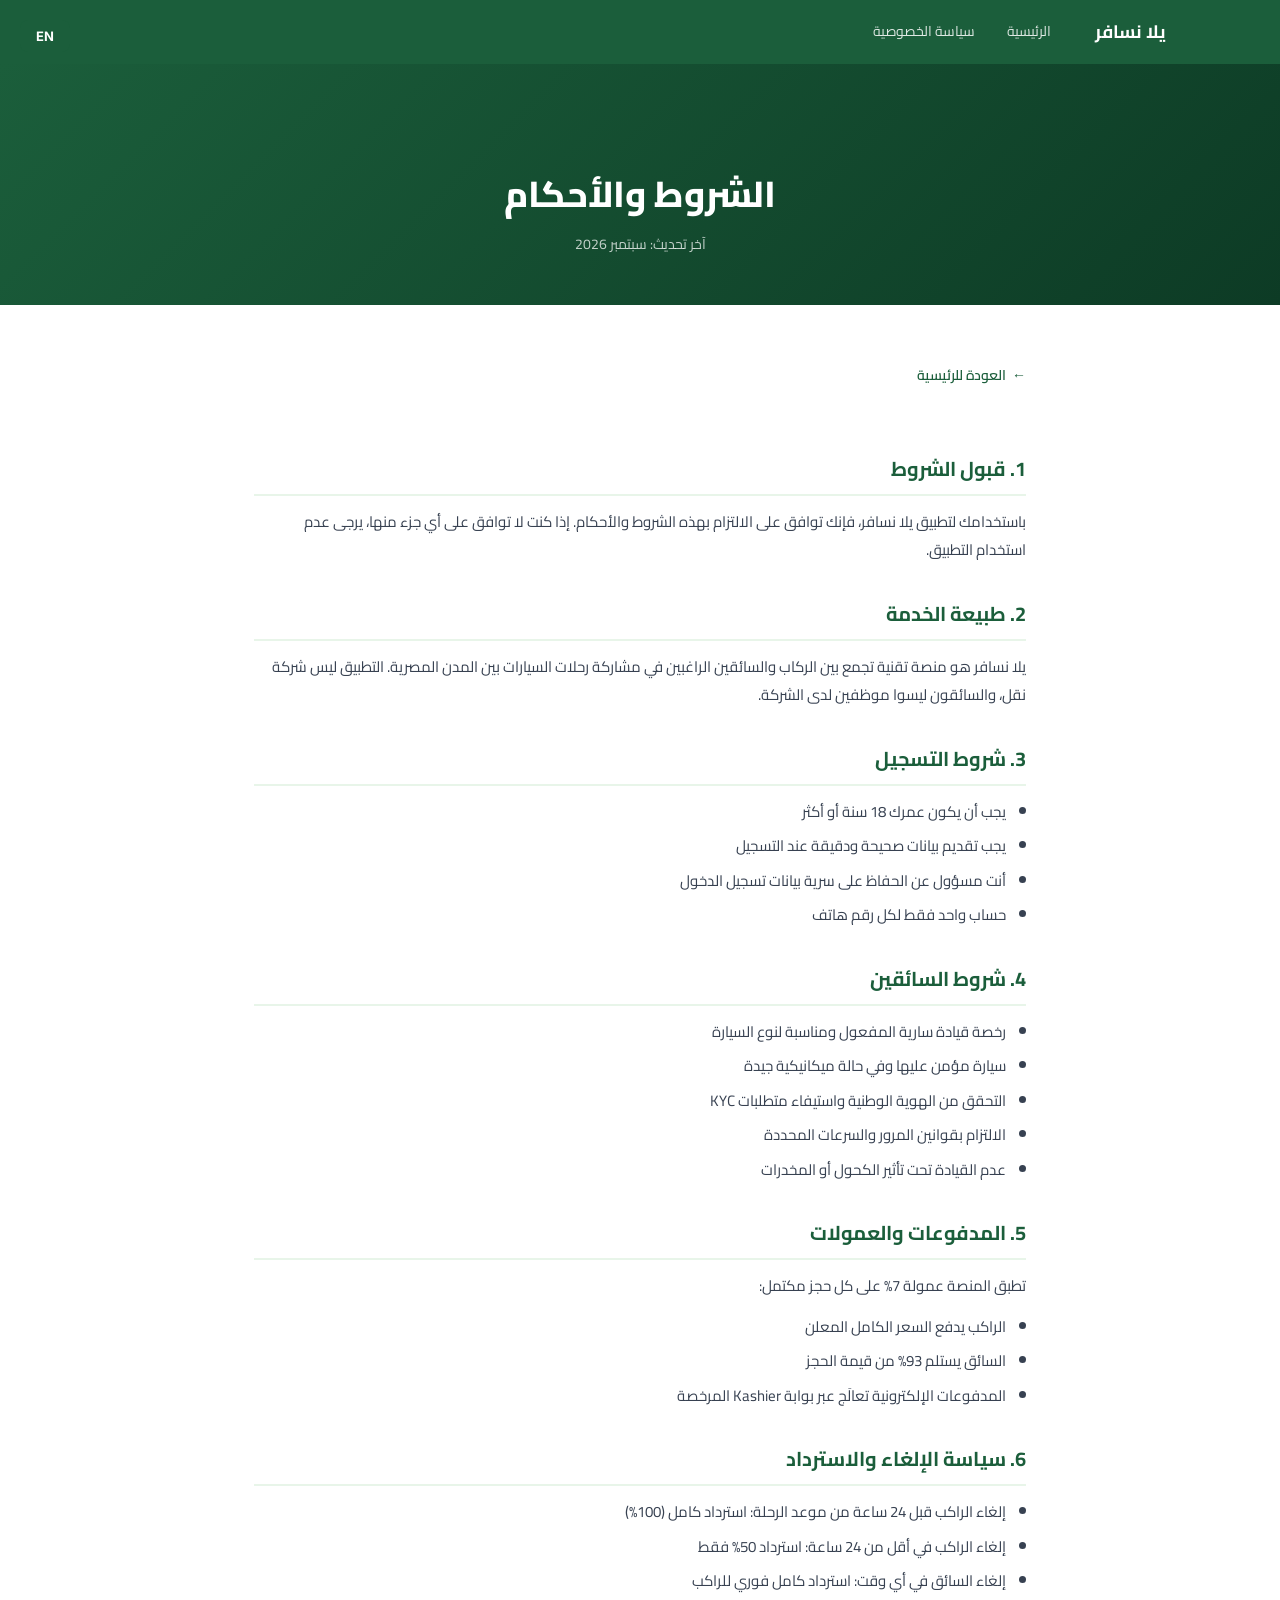
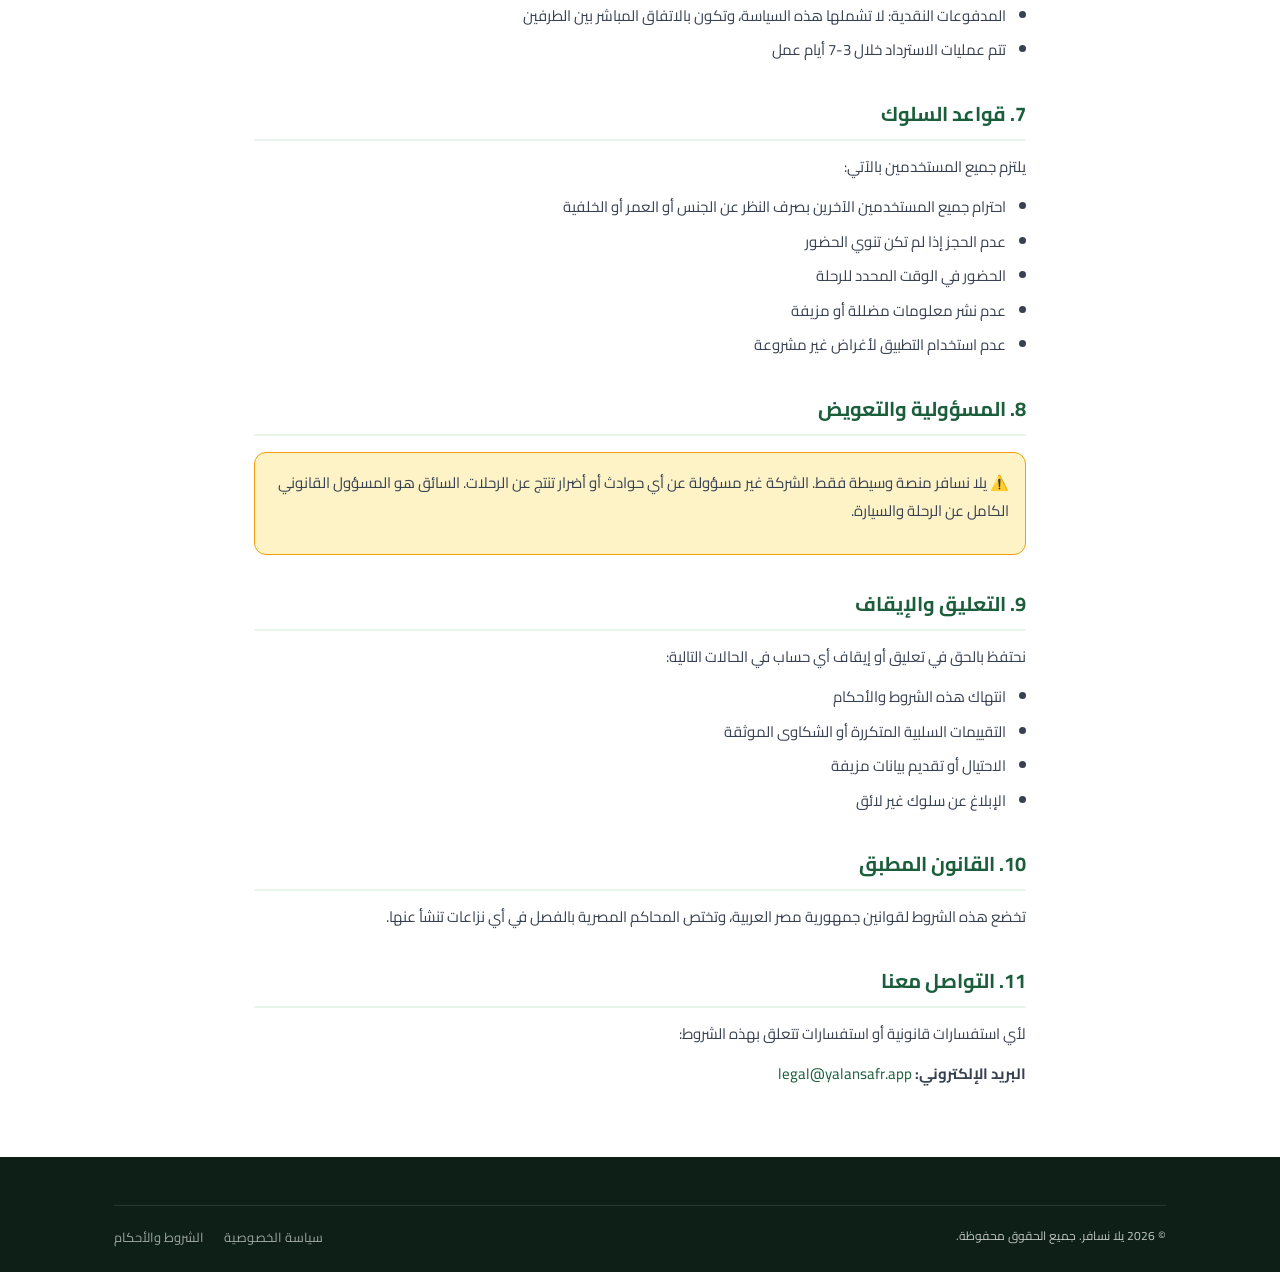
<file: terms.html>
<!DOCTYPE html>
<html lang="ar" dir="rtl">
<head>
  <meta charset="UTF-8" />
  <meta name="viewport" content="width=device-width, initial-scale=1.0" />
  <title>الشروط والأحكام | يلا نسافر</title>
  <link href="https://fonts.googleapis.com/css2?family=Cairo:wght@400;600;700&family=Inter:wght@400;500;600&display=swap" rel="stylesheet" />
  <link rel="stylesheet" href="style.css" />
  <style>
    .policy-hero { background: linear-gradient(135deg, var(--primary), #0D3B25); padding: 100px 24px 48px; text-align: center; }
    .policy-hero h1 { color: white; font-size: 36px; font-weight: 800; margin-bottom: 8px; }
    .policy-hero p { color: rgba(255,255,255,0.75); font-size: 14px; }
    .policy-body { max-width: 820px; margin: 0 auto; padding: 56px 24px; }
    .policy-body h2 { font-size: 20px; font-weight: 700; color: var(--primary); margin: 32px 0 12px; padding-bottom: 8px; border-bottom: 2px solid var(--primary-pale); }
    .policy-body p { color: #374151; font-size: 15px; line-height: 1.9; margin-bottom: 12px; }
    .policy-body ul { padding-inline-start: 20px; margin-bottom: 12px; }
    .policy-body li { color: #374151; font-size: 15px; line-height: 1.9; margin-bottom: 6px; }
    .lang-toggle-wrap { position: fixed; top: 20px; inset-inline-end: 20px; z-index: 200; }
    .lang-toggle { background: var(--primary); border: none; color: white; font-weight: 700; padding: 8px 16px; border-radius: 8px; cursor: pointer; }
    .back-link { display: inline-flex; align-items: center; gap: 6px; color: var(--primary); font-weight: 600; font-size: 14px; margin-bottom: 32px; }
    .highlight-box { background: #FEF3C7; border: 1px solid #F59E0B; border-radius: 12px; padding: 16px; margin: 16px 0; font-size: 14px; color: #78350F; }
  </style>
</head>
<body>
<div class="lang-toggle-wrap">
  <button class="lang-toggle" onclick="toggleLang()" id="langBtn">EN</button>
</div>

<nav class="navbar" style="position:relative">
  <div class="nav-container">
    <a href="index.html" class="nav-logo">
      <span class="logo-text-ar">يلا نسافر</span>
    </a>
    <div class="nav-links">
      <a href="index.html" data-ar="الرئيسية" data-en="Home">الرئيسية</a>
      <a href="privacy.html" data-ar="سياسة الخصوصية" data-en="Privacy Policy">سياسة الخصوصية</a>
    </div>
  </div>
</nav>

<div class="policy-hero">
  <h1 data-ar="الشروط والأحكام" data-en="Terms & Conditions">الشروط والأحكام</h1>
  <p data-ar="آخر تحديث: سبتمبر 2026" data-en="Last updated: September 2026">آخر تحديث: سبتمبر 2026</p>
</div>

<div class="policy-body">
  <a href="index.html" class="back-link">← <span data-ar="العودة للرئيسية" data-en="Back to Home">العودة للرئيسية</span></a>

  <h2 data-ar="1. قبول الشروط" data-en="1. Acceptance of Terms">1. قبول الشروط</h2>
  <p data-ar="باستخدامك لتطبيق يلا نسافر، فإنك توافق على الالتزام بهذه الشروط والأحكام. إذا كنت لا توافق على أي جزء منها، يرجى عدم استخدام التطبيق." data-en="By using Yala Nsafr, you agree to be bound by these terms and conditions. If you do not agree with any part of them, please do not use the app.">
    باستخدامك لتطبيق يلا نسافر، فإنك توافق على الالتزام بهذه الشروط والأحكام. إذا كنت لا توافق على أي جزء منها، يرجى عدم استخدام التطبيق.
  </p>

  <h2 data-ar="2. طبيعة الخدمة" data-en="2. Nature of the Service">2. طبيعة الخدمة</h2>
  <p data-ar="يلا نسافر هو منصة تقنية تجمع بين الركاب والسائقين الراغبين في مشاركة رحلات السيارات بين المدن المصرية. التطبيق ليس شركة نقل، والسائقون ليسوا موظفين لدى الشركة." data-en="Yala Nsafr is a technology platform that connects passengers and drivers wishing to share car trips between Egyptian cities. The app is not a transportation company, and drivers are not employees of the company.">
    يلا نسافر هو منصة تقنية تجمع بين الركاب والسائقين الراغبين في مشاركة رحلات السيارات بين المدن المصرية. التطبيق ليس شركة نقل، والسائقون ليسوا موظفين لدى الشركة.
  </p>

  <h2 data-ar="3. شروط التسجيل" data-en="3. Registration Requirements">3. شروط التسجيل</h2>
  <ul>
    <li data-ar="يجب أن يكون عمرك 18 سنة أو أكثر" data-en="You must be 18 years of age or older">يجب أن يكون عمرك 18 سنة أو أكثر</li>
    <li data-ar="يجب تقديم بيانات صحيحة ودقيقة عند التسجيل" data-en="You must provide accurate and truthful information when registering">يجب تقديم بيانات صحيحة ودقيقة عند التسجيل</li>
    <li data-ar="أنت مسؤول عن الحفاظ على سرية بيانات تسجيل الدخول" data-en="You are responsible for maintaining the confidentiality of your login credentials">أنت مسؤول عن الحفاظ على سرية بيانات تسجيل الدخول</li>
    <li data-ar="حساب واحد فقط لكل رقم هاتف" data-en="Only one account per phone number">حساب واحد فقط لكل رقم هاتف</li>
  </ul>

  <h2 data-ar="4. شروط السائقين" data-en="4. Driver Requirements">4. شروط السائقين</h2>
  <ul>
    <li data-ar="رخصة قيادة سارية المفعول ومناسبة لنوع السيارة" data-en="Valid driver's license appropriate for the vehicle type">رخصة قيادة سارية المفعول ومناسبة لنوع السيارة</li>
    <li data-ar="سيارة مؤمن عليها وفي حالة ميكانيكية جيدة" data-en="Insured vehicle in good mechanical condition">سيارة مؤمن عليها وفي حالة ميكانيكية جيدة</li>
    <li data-ar="التحقق من الهوية الوطنية واستيفاء متطلبات KYC" data-en="National identity verification and KYC requirements compliance">التحقق من الهوية الوطنية واستيفاء متطلبات KYC</li>
    <li data-ar="الالتزام بقوانين المرور والسرعات المحددة" data-en="Compliance with traffic laws and speed limits">الالتزام بقوانين المرور والسرعات المحددة</li>
    <li data-ar="عدم القيادة تحت تأثير الكحول أو المخدرات" data-en="No driving under the influence of alcohol or drugs">عدم القيادة تحت تأثير الكحول أو المخدرات</li>
  </ul>

  <h2 data-ar="5. المدفوعات والعمولات" data-en="5. Payments & Commissions">5. المدفوعات والعمولات</h2>
  <p data-ar="تطبق المنصة عمولة 7% على كل حجز مكتمل:" data-en="The platform applies a 7% commission on each completed booking:">تطبق المنصة عمولة 7% على كل حجز مكتمل:</p>
  <ul>
    <li data-ar="الراكب يدفع السعر الكامل المعلن" data-en="Passenger pays the full advertised price">الراكب يدفع السعر الكامل المعلن</li>
    <li data-ar="السائق يستلم 93% من قيمة الحجز" data-en="Driver receives 93% of the booking value">السائق يستلم 93% من قيمة الحجز</li>
    <li data-ar="المدفوعات الإلكترونية تعالَج عبر بوابة Kashier المرخصة" data-en="Electronic payments are processed through the licensed Kashier gateway">المدفوعات الإلكترونية تعالَج عبر بوابة Kashier المرخصة</li>
  </ul>

  <h2 data-ar="6. سياسة الإلغاء والاسترداد" data-en="6. Cancellation & Refund Policy">6. سياسة الإلغاء والاسترداد</h2>
  <ul>
    <li data-ar="إلغاء الراكب قبل 24 ساعة من موعد الرحلة: استرداد كامل (100%)" data-en="Passenger cancellation 24+ hours before trip: full refund (100%)">إلغاء الراكب قبل 24 ساعة من موعد الرحلة: استرداد كامل (100%)</li>
    <li data-ar="إلغاء الراكب في أقل من 24 ساعة: استرداد 50% فقط" data-en="Passenger cancellation within 24 hours: 50% refund only">إلغاء الراكب في أقل من 24 ساعة: استرداد 50% فقط</li>
    <li data-ar="إلغاء السائق في أي وقت: استرداد كامل فوري للراكب" data-en="Driver cancellation at any time: immediate full refund to passenger">إلغاء السائق في أي وقت: استرداد كامل فوري للراكب</li>
    <li data-ar="المدفوعات النقدية: لا تشملها هذه السياسة، وتكون بالاتفاق المباشر بين الطرفين" data-en="Cash payments: not covered by this policy, settled directly between both parties">المدفوعات النقدية: لا تشملها هذه السياسة، وتكون بالاتفاق المباشر بين الطرفين</li>
    <li data-ar="تتم عمليات الاسترداد خلال 3-7 أيام عمل" data-en="Refunds are processed within 3-7 business days">تتم عمليات الاسترداد خلال 3-7 أيام عمل</li>
  </ul>

  <h2 data-ar="7. قواعد السلوك" data-en="7. Code of Conduct">7. قواعد السلوك</h2>
  <p data-ar="يلتزم جميع المستخدمين بالآتي:" data-en="All users must comply with the following:">يلتزم جميع المستخدمين بالآتي:</p>
  <ul>
    <li data-ar="احترام جميع المستخدمين الآخرين بصرف النظر عن الجنس أو العمر أو الخلفية" data-en="Respect all other users regardless of gender, age, or background">احترام جميع المستخدمين الآخرين بصرف النظر عن الجنس أو العمر أو الخلفية</li>
    <li data-ar="عدم الحجز إذا لم تكن تنوي الحضور" data-en="Do not book if you do not intend to show up">عدم الحجز إذا لم تكن تنوي الحضور</li>
    <li data-ar="الحضور في الوقت المحدد للرحلة" data-en="Arrive at the agreed time for the trip">الحضور في الوقت المحدد للرحلة</li>
    <li data-ar="عدم نشر معلومات مضللة أو مزيفة" data-en="Do not publish misleading or fake information">عدم نشر معلومات مضللة أو مزيفة</li>
    <li data-ar="عدم استخدام التطبيق لأغراض غير مشروعة" data-en="Do not use the app for illegal purposes">عدم استخدام التطبيق لأغراض غير مشروعة</li>
  </ul>

  <h2 data-ar="8. المسؤولية والتعويض" data-en="8. Liability & Indemnification">8. المسؤولية والتعويض</h2>
  <div class="highlight-box">
    <p data-ar="⚠️ يلا نسافر منصة وسيطة فقط. الشركة غير مسؤولة عن أي حوادث أو أضرار تنتج عن الرحلات. السائق هو المسؤول القانوني الكامل عن الرحلة والسيارة." data-en="⚠️ Yala Nsafr is an intermediary platform only. The company is not responsible for any accidents or damages resulting from trips. The driver bears full legal responsibility for the trip and vehicle.">
      ⚠️ يلا نسافر منصة وسيطة فقط. الشركة غير مسؤولة عن أي حوادث أو أضرار تنتج عن الرحلات. السائق هو المسؤول القانوني الكامل عن الرحلة والسيارة.
    </p>
  </div>

  <h2 data-ar="9. التعليق والإيقاف" data-en="9. Suspension & Termination">9. التعليق والإيقاف</h2>
  <p data-ar="نحتفظ بالحق في تعليق أو إيقاف أي حساب في الحالات التالية:" data-en="We reserve the right to suspend or terminate any account in the following cases:">نحتفظ بالحق في تعليق أو إيقاف أي حساب في الحالات التالية:</p>
  <ul>
    <li data-ar="انتهاك هذه الشروط والأحكام" data-en="Violation of these terms and conditions">انتهاك هذه الشروط والأحكام</li>
    <li data-ar="التقييمات السلبية المتكررة أو الشكاوى الموثقة" data-en="Repeated negative ratings or documented complaints">التقييمات السلبية المتكررة أو الشكاوى الموثقة</li>
    <li data-ar="الاحتيال أو تقديم بيانات مزيفة" data-en="Fraud or providing fake data">الاحتيال أو تقديم بيانات مزيفة</li>
    <li data-ar="الإبلاغ عن سلوك غير لائق" data-en="Reports of inappropriate behavior">الإبلاغ عن سلوك غير لائق</li>
  </ul>

  <h2 data-ar="10. القانون المطبق" data-en="10. Governing Law">10. القانون المطبق</h2>
  <p data-ar="تخضع هذه الشروط لقوانين جمهورية مصر العربية، وتختص المحاكم المصرية بالفصل في أي نزاعات تنشأ عنها." data-en="These terms are governed by the laws of the Arab Republic of Egypt, and Egyptian courts have jurisdiction over any disputes arising from them.">
    تخضع هذه الشروط لقوانين جمهورية مصر العربية، وتختص المحاكم المصرية بالفصل في أي نزاعات تنشأ عنها.
  </p>

  <h2 data-ar="11. التواصل معنا" data-en="11. Contact Us">11. التواصل معنا</h2>
  <p data-ar="لأي استفسارات قانونية أو استفسارات تتعلق بهذه الشروط:" data-en="For any legal inquiries or questions about these terms:">لأي استفسارات قانونية أو استفسارات تتعلق بهذه الشروط:</p>
  <p><strong data-ar="البريد الإلكتروني:" data-en="Email:">البريد الإلكتروني:</strong> <a href="mailto:legal@yalansafr.app" style="color:var(--primary)">legal@yalansafr.app</a></p>
</div>

<footer class="footer">
  <div class="container">
    <div class="footer-bottom">
      <p data-ar="© 2026 يلا نسافر. جميع الحقوق محفوظة." data-en="© 2026 Yala Nsafr. All rights reserved.">© 2026 يلا نسافر. جميع الحقوق محفوظة.</p>
      <div style="display:flex;gap:20px">
        <a href="privacy.html" style="color:rgba(255,255,255,0.6);font-size:13px" data-ar="سياسة الخصوصية" data-en="Privacy Policy">سياسة الخصوصية</a>
        <a href="terms.html" style="color:rgba(255,255,255,0.6);font-size:13px" data-ar="الشروط والأحكام" data-en="Terms & Conditions">الشروط والأحكام</a>
      </div>
    </div>
  </div>
</footer>

<script>
let currentLang = 'ar';
function toggleLang() {
  currentLang = currentLang === 'ar' ? 'en' : 'ar';
  const html = document.documentElement;
  const btn = document.getElementById('langBtn');
  if (currentLang === 'en') {
    html.setAttribute('lang', 'en'); html.setAttribute('dir', 'ltr');
    btn.textContent = 'AR'; document.body.classList.add('lang-en');
  } else {
    html.setAttribute('lang', 'ar'); html.setAttribute('dir', 'rtl');
    btn.textContent = 'EN'; document.body.classList.remove('lang-en');
  }
  document.querySelectorAll('[data-ar]').forEach(el => {
    const text = currentLang === 'ar' ? el.getAttribute('data-ar') : el.getAttribute('data-en');
    if (text) el.textContent = text;
  });
}
</script>
</body>
</html>
</file>
<file: style.css>
/* ════════════════════════════════════════
   Yala Nsafr — Kashier Approval Website
   ════════════════════════════════════════ */

:root {
  --primary: #1B5E3B;
  --primary-light: #2E7D52;
  --primary-pale: #E8F5E9;
  --secondary: #F59E0B;
  --accent: #10B981;
  --text: #1a1a1a;
  --text-muted: #6B7280;
  --border: #E5E7EB;
  --bg: #ffffff;
  --bg-light: #F9FAFB;
  --radius: 16px;
  --shadow: 0 4px 24px rgba(0,0,0,0.08);
  --shadow-lg: 0 8px 40px rgba(0,0,0,0.12);
  --font-ar: 'Cairo', sans-serif;
  --font-en: 'Inter', sans-serif;
}

*, *::before, *::after { box-sizing: border-box; margin: 0; padding: 0; }

html { scroll-behavior: smooth; }

body {
  font-family: var(--font-ar);
  color: var(--text);
  background: var(--bg);
  line-height: 1.7;
  direction: rtl;
}

body.lang-en {
  font-family: var(--font-en);
  direction: ltr;
}

a { color: inherit; text-decoration: none; }

img { max-width: 100%; }

.container {
  max-width: 1100px;
  margin: 0 auto;
  padding: 0 24px;
}

/* ── Navbar ───────────────────────────────────────────────────── */
.navbar {
  position: fixed;
  top: 0;
  inset-inline: 0;
  z-index: 100;
  background: var(--primary);
  transition: box-shadow 0.3s;
}
.navbar.scrolled { box-shadow: 0 2px 20px rgba(0,0,0,0.2); }

.nav-container {
  max-width: 1100px;
  margin: 0 auto;
  padding: 0 24px;
  height: 64px;
  display: flex;
  align-items: center;
  gap: 32px;
}

.nav-logo {
  display: flex;
  align-items: center;
  gap: 10px;
  color: white;
  font-weight: 700;
  font-size: 18px;
}

.logo-text-en { font-family: var(--font-en); font-size: 14px; opacity: 0.8; }

.nav-links {
  display: flex;
  gap: 8px;
  flex: 1;
}

.nav-links a {
  color: rgba(255,255,255,0.85);
  font-size: 14px;
  padding: 6px 12px;
  border-radius: 8px;
  transition: all 0.2s;
}
.nav-links a:hover { color: white; background: rgba(255,255,255,0.15); }

.nav-actions { margin-inline-start: auto; }

.lang-toggle {
  background: rgba(255,255,255,0.2);
  border: 1px solid rgba(255,255,255,0.4);
  color: white;
  font-family: var(--font-en);
  font-weight: 600;
  font-size: 13px;
  padding: 6px 14px;
  border-radius: 8px;
  cursor: pointer;
  transition: all 0.2s;
}
.lang-toggle:hover { background: rgba(255,255,255,0.35); }

/* ── Hero ─────────────────────────────────────────────────────── */
.hero-wrapper {
  background: linear-gradient(135deg, var(--primary) 0%, #0D3B25 60%, #1a3a2e 100%);
  width: 100%;
}

.hero {
  max-width: 1100px;
  margin: 0 auto;
  display: flex;
  align-items: center;
  padding: 100px 24px 60px;
  gap: 60px;
  min-height: 100vh;
}

.hero-content { flex: 1; }

.hero-badge {
  display: inline-block;
  background: rgba(255,255,255,0.15);
  border: 1px solid rgba(255,255,255,0.3);
  color: white;
  font-size: 13px;
  padding: 5px 14px;
  border-radius: 20px;
  margin-bottom: 20px;
}

.hero-title {
  font-size: clamp(32px, 5vw, 52px);
  font-weight: 800;
  color: white;
  line-height: 1.25;
  margin-bottom: 20px;
}

.highlight { color: #6EE7B7; }

.hero-desc {
  color: rgba(255,255,255,0.8);
  font-size: 17px;
  max-width: 480px;
  margin-bottom: 32px;
}

.hero-btns { display: flex; gap: 12px; flex-wrap: wrap; margin-bottom: 40px; }

.btn-primary {
  background: white;
  color: var(--primary);
  font-weight: 700;
  padding: 14px 28px;
  border-radius: 12px;
  font-size: 15px;
  transition: all 0.2s;
  box-shadow: 0 4px 16px rgba(0,0,0,0.15);
}
.btn-primary:hover { transform: translateY(-2px); box-shadow: 0 6px 24px rgba(0,0,0,0.2); }

.btn-secondary {
  background: rgba(255,255,255,0.15);
  color: white;
  border: 1.5px solid rgba(255,255,255,0.4);
  font-weight: 600;
  padding: 14px 28px;
  border-radius: 12px;
  font-size: 15px;
  transition: all 0.2s;
}
.btn-secondary:hover { background: rgba(255,255,255,0.25); }

.hero-stats {
  display: flex;
  align-items: center;
  gap: 20px;
}
.stat { text-align: center; color: white; }
.stat-num { display: block; font-size: 28px; font-weight: 800; }
.stat-label { font-size: 11px; opacity: 0.75; }
.stat-divider { width: 1px; height: 40px; background: rgba(255,255,255,0.25); }

/* ── Phone Mockup ─────────────────────────────────────────────── */
.hero-mockup { flex-shrink: 0; }

.phone-frame {
  width: 260px;
  background: #1a1a1a;
  border-radius: 40px;
  padding: 16px 12px;
  box-shadow: 0 24px 64px rgba(0,0,0,0.4), inset 0 0 0 2px #333;
}

.phone-screen {
  background: #F9FAFB;
  border-radius: 28px;
  overflow: hidden;
  min-height: 460px;
  padding: 12px;
}

.mock-header {
  display: flex;
  justify-content: space-between;
  align-items: center;
  padding: 4px 4px 8px;
}
.mock-logo-small { font-weight: 800; color: var(--primary); font-size: 14px; }
.mock-notif { font-size: 16px; }

.mock-search {
  background: white;
  border-radius: 12px;
  padding: 8px 12px;
  margin-bottom: 10px;
  box-shadow: 0 2px 8px rgba(0,0,0,0.06);
}
.mock-search-row {
  display: flex;
  align-items: center;
  gap: 8px;
  padding: 4px 0;
}
.mock-dot {
  width: 10px; height: 10px; border-radius: 50%;
  flex-shrink: 0;
}
.mock-dot.green { background: #10B981; }
.mock-dot.red { background: #EF4444; }
.mock-city { font-size: 13px; font-weight: 600; color: var(--text); }
.mock-search-divider {
  height: 1px;
  background: var(--border);
  margin: 2px 18px;
}

.mock-trip-card {
  background: white;
  border-radius: 12px;
  padding: 10px;
  margin-bottom: 8px;
  box-shadow: 0 2px 8px rgba(0,0,0,0.05);
}
.mock-trip-header {
  display: flex;
  align-items: center;
  gap: 8px;
  margin-bottom: 8px;
}
.mock-driver-avatar {
  width: 32px; height: 32px;
  background: var(--primary);
  border-radius: 50%;
  color: white;
  display: flex;
  align-items: center;
  justify-content: center;
  font-size: 13px;
  font-weight: 700;
  flex-shrink: 0;
}
.mock-driver-avatar.pink { background: #EC4899; }
.mock-driver-name { font-size: 12px; font-weight: 700; }
.mock-stars { font-size: 10px; color: var(--secondary); }
.mock-stars span { color: var(--text-muted); }
.mock-price {
  margin-inline-start: auto;
  font-weight: 800;
  color: var(--primary);
  font-size: 14px;
}
.mock-trip-info {
  display: flex;
  gap: 6px;
  font-size: 10px;
  color: var(--text-muted);
}
.mock-book-btn {
  background: var(--primary);
  color: white;
  text-align: center;
  border-radius: 8px;
  padding: 6px;
  font-size: 11px;
  font-weight: 700;
  margin-top: 8px;
}
.mock-badge {
  background: #FDF4FF;
  border: 1px solid #E879F9;
  color: #A21CAF;
  font-size: 10px;
  padding: 3px 8px;
  border-radius: 20px;
  display: inline-block;
  margin-top: 6px;
}

/* ── Sections ─────────────────────────────────────────────────── */
.section {
  padding: 80px 0;
}
.section.bg-light { background: var(--bg-light); }
.section.bg-dark {
  background: linear-gradient(135deg, #0D2818 0%, #1B3B28 100%);
}

.section-header {
  text-align: center;
  margin-bottom: 52px;
}
.section-header h2 {
  font-size: clamp(26px, 4vw, 38px);
  font-weight: 800;
  color: var(--text);
  margin-bottom: 10px;
}
.section-header p {
  color: var(--text-muted);
  font-size: 16px;
}
.section-header.light h2 { color: white; }
.section-header.light p { color: rgba(255,255,255,0.7); }

/* ── Tabs ─────────────────────────────────────────────────────── */
.tabs {
  display: flex;
  justify-content: center;
  gap: 8px;
  margin-bottom: 40px;
}
.tab-btn {
  padding: 10px 28px;
  border-radius: 10px;
  border: 2px solid var(--border);
  background: white;
  font-family: var(--font-ar);
  font-size: 15px;
  font-weight: 600;
  color: var(--text-muted);
  cursor: pointer;
  transition: all 0.2s;
}
.lang-en .tab-btn { font-family: var(--font-en); }
.tab-btn.active {
  border-color: var(--primary);
  background: var(--primary);
  color: white;
}

/* ── Steps ────────────────────────────────────────────────────── */
.steps-grid {
  display: grid;
  grid-template-columns: repeat(3, 1fr);
  gap: 24px;
}

.step-card {
  background: white;
  border-radius: var(--radius);
  padding: 32px 24px;
  text-align: center;
  box-shadow: var(--shadow);
  position: relative;
  transition: transform 0.2s;
}
.step-card:hover { transform: translateY(-4px); }
.step-icon { font-size: 40px; margin-bottom: 8px; }
.step-num {
  position: absolute;
  top: 16px;
  inset-inline-end: 16px;
  background: var(--primary-pale);
  color: var(--primary);
  font-weight: 800;
  font-size: 13px;
  width: 28px; height: 28px;
  border-radius: 50%;
  display: flex;
  align-items: center;
  justify-content: center;
}
.step-card h3 {
  font-size: 17px;
  font-weight: 700;
  margin-bottom: 10px;
  color: var(--text);
}
.step-card p {
  font-size: 14px;
  color: var(--text-muted);
  line-height: 1.6;
}

/* ── Payment Section ──────────────────────────────────────────── */
.payment-grid {
  display: grid;
  grid-template-columns: 1fr 1fr;
  grid-template-rows: auto auto;
  gap: 24px;
}

.payment-card, .commission-card, .refund-card {
  background: white;
  border-radius: var(--radius);
  padding: 28px;
  box-shadow: var(--shadow);
}
.payment-card h3, .commission-card h3, .refund-card h3 {
  font-size: 18px;
  font-weight: 700;
  margin-bottom: 20px;
  padding-bottom: 12px;
  border-bottom: 2px solid var(--border);
  color: var(--text);
}

.main-card { grid-row: 1 / 3; }

.payment-method {
  display: flex;
  align-items: center;
  gap: 14px;
  padding: 14px 0;
  border-bottom: 1px solid var(--border);
}
.payment-method:last-child { border-bottom: none; }
.pm-icon { font-size: 24px; flex-shrink: 0; width: 40px; text-align: center; }
.payment-method strong { font-size: 14px; display: block; margin-bottom: 2px; }
.payment-method p { font-size: 12px; color: var(--text-muted); }
.pm-badge {
  margin-inline-start: auto;
  background: #D1FAE5;
  color: #065F46;
  font-size: 11px;
  padding: 3px 10px;
  border-radius: 20px;
  white-space: nowrap;
  font-weight: 600;
}
.pm-badge.soon {
  background: #FEF3C7;
  color: #92400E;
}

/* Commission diagram */
.commission-diagram {
  display: flex;
  align-items: center;
  gap: 20px;
}
.commission-circle {
  position: relative;
  width: 110px;
  flex-shrink: 0;
}
.commission-circle svg { width: 110px; height: 110px; }
.commission-label {
  position: absolute;
  inset: 0;
  display: flex;
  flex-direction: column;
  align-items: center;
  justify-content: center;
}
.commission-label .big {
  font-size: 22px;
  font-weight: 800;
  color: var(--primary);
}
.commission-label span:last-child {
  font-size: 11px;
  color: var(--text-muted);
}

.commission-breakdown { flex: 1; }
.cb-row {
  display: flex;
  align-items: center;
  gap: 8px;
  margin-bottom: 8px;
  font-size: 13px;
}
.cb-dot {
  width: 10px; height: 10px; border-radius: 50%; flex-shrink: 0;
}
.cb-dot.green { background: var(--primary); }
.cb-dot.gray { background: #D1D5DB; }
.cb-row strong { margin-inline-start: auto; font-size: 14px; }
.cb-example {
  margin-top: 12px;
  padding: 10px;
  background: var(--bg-light);
  border-radius: 8px;
  font-size: 12px;
  color: var(--text-muted);
  line-height: 1.8;
}
.cb-example p:first-child { font-weight: 600; color: var(--text); }

/* Refund policy */
.refund-row {
  display: flex;
  gap: 14px;
  padding: 12px 0;
  border-bottom: 1px solid var(--border);
}
.refund-row:last-child { border-bottom: none; }
.refund-icon { font-size: 20px; flex-shrink: 0; }
.refund-row strong { font-size: 13px; display: block; margin-bottom: 3px; }
.refund-row p { font-size: 12px; color: var(--text-muted); }

/* ── Features ─────────────────────────────────────────────────── */
.features-grid {
  display: grid;
  grid-template-columns: repeat(3, 1fr);
  gap: 20px;
}

.feature-card {
  background: white;
  border: 1.5px solid var(--border);
  border-radius: var(--radius);
  padding: 24px;
  transition: all 0.2s;
}
.feature-card:hover {
  border-color: var(--primary);
  box-shadow: 0 4px 20px rgba(27,94,59,0.1);
  transform: translateY(-2px);
}
.feat-icon { font-size: 32px; margin-bottom: 12px; }
.feature-card h4 {
  font-size: 15px;
  font-weight: 700;
  margin-bottom: 8px;
  color: var(--text);
}
.feature-card p { font-size: 13px; color: var(--text-muted); line-height: 1.6; }

/* ── Safety ───────────────────────────────────────────────────── */
.safety-grid {
  display: grid;
  grid-template-columns: 1fr 1fr;
  gap: 20px;
}
.safety-item {
  display: flex;
  gap: 16px;
  background: rgba(255,255,255,0.07);
  border: 1px solid rgba(255,255,255,0.12);
  border-radius: var(--radius);
  padding: 20px;
}
.safety-icon { font-size: 28px; flex-shrink: 0; }
.safety-item h4 {
  color: white;
  font-size: 15px;
  font-weight: 700;
  margin-bottom: 6px;
}
.safety-item p { color: rgba(255,255,255,0.65); font-size: 13px; }

/* ── Download ─────────────────────────────────────────────────── */
.download-section {
  display: grid;
  grid-template-columns: 1fr auto;
  align-items: center;
  gap: 40px;
  background: linear-gradient(135deg, var(--primary), var(--primary-light));
  border-radius: 24px;
  padding: 48px;
  color: white;
}
.download-content h2 {
  font-size: clamp(24px, 4vw, 36px);
  font-weight: 800;
  margin-bottom: 8px;
}
.download-content > p { opacity: 0.8; margin-bottom: 28px; font-size: 15px; }

.store-buttons {
  display: flex;
  gap: 14px;
  flex-wrap: wrap;
}

.store-btn {
  display: flex;
  align-items: center;
  gap: 14px;
  background: white;
  color: var(--text);
  padding: 14px 22px;
  border-radius: 14px;
  cursor: default;
  user-select: none;
  position: relative;
  box-shadow: 0 4px 16px rgba(0,0,0,0.12);
  min-width: 170px;
}
.store-btn.ios { opacity: 0.75; }
.store-btn div { display: flex; flex-direction: column; gap: 1px; }
.store-btn .store-label { font-size: 10px; color: var(--text-muted); font-family: var(--font-en); }
.store-btn strong { font-size: 18px; font-family: var(--font-en); color: var(--text); font-weight: 700; }
.store-btn svg { flex-shrink: 0; }
.store-soon-badge {
  position: absolute;
  top: -9px;
  inset-inline-end: -9px;
  background: var(--secondary);
  color: #1a1a1a;
  font-size: 9px;
  font-weight: 700;
  padding: 3px 8px;
  border-radius: 10px;
}

.qr-box {
  background: white;
  border-radius: 20px;
  padding: 20px;
  text-align: center;
  width: 150px;
  flex-shrink: 0;
}
.qr-inner {
  background: white;
  padding: 6px;
  border-radius: 8px;
  margin-bottom: 8px;
}
.qr-box p { font-size: 11px; color: var(--text-muted); margin-top: 4px; }

/* ── Contact ──────────────────────────────────────────────────── */
.contact-layout {
  display: grid;
  grid-template-columns: 1fr 1.8fr;
  gap: 40px;
  align-items: start;
}
.contact-info { display: flex; flex-direction: column; gap: 24px; }
.contact-info-item {
  display: flex;
  align-items: flex-start;
  gap: 14px;
}
.contact-icon-sm { font-size: 24px; flex-shrink: 0; padding-top: 2px; }
.contact-info-item strong { display: block; font-size: 14px; margin-bottom: 3px; color: var(--text); }
.contact-info-item span { font-size: 13px; color: var(--text-muted); }

.contact-form {
  background: white;
  border-radius: var(--radius);
  padding: 32px;
  box-shadow: var(--shadow);
}
.form-group { margin-bottom: 20px; }
.form-group label {
  display: block;
  font-size: 13px;
  font-weight: 600;
  color: var(--text);
  margin-bottom: 6px;
}
.form-group input,
.form-group textarea {
  width: 100%;
  border: 1.5px solid var(--border);
  border-radius: 10px;
  padding: 12px 14px;
  font-size: 14px;
  font-family: var(--font-ar);
  color: var(--text);
  background: var(--bg-light);
  transition: border-color 0.2s;
  outline: none;
  resize: vertical;
}
.lang-en .form-group input,
.lang-en .form-group textarea { font-family: var(--font-en); }
.form-group input:focus,
.form-group textarea:focus { border-color: var(--primary); background: white; }
.form-submit {
  width: 100%;
  background: var(--primary);
  color: white;
  border: none;
  border-radius: 12px;
  padding: 14px;
  font-size: 15px;
  font-weight: 700;
  font-family: var(--font-ar);
  cursor: pointer;
  transition: all 0.2s;
}
.lang-en .form-submit { font-family: var(--font-en); }
.form-submit:hover { background: var(--primary-light); transform: translateY(-1px); }

/* ── Footer ───────────────────────────────────────────────────── */
.footer {
  background: #0D1F17;
  color: rgba(255,255,255,0.75);
  padding: 48px 0 24px;
}
.footer-grid {
  display: grid;
  grid-template-columns: 2fr 1fr 1fr;
  gap: 40px;
  margin-bottom: 32px;
}
.footer-logo {
  font-size: 22px;
  font-weight: 800;
  color: white;
  margin-bottom: 10px;
}
.footer-brand p { font-size: 13px; line-height: 1.7; }
.footer-links h5 {
  color: white;
  font-size: 14px;
  font-weight: 700;
  margin-bottom: 14px;
}
.footer-links a {
  display: block;
  font-size: 13px;
  color: rgba(255,255,255,0.6);
  margin-bottom: 8px;
  transition: color 0.2s;
}
.footer-links a:hover { color: white; }
.footer-bottom {
  border-top: 1px solid rgba(255,255,255,0.1);
  padding-top: 20px;
  display: flex;
  justify-content: space-between;
  font-size: 12px;
  gap: 16px;
  flex-wrap: wrap;
}

/* ── Responsive ───────────────────────────────────────────────── */
@media (max-width: 900px) {
  .hero {
    flex-direction: column;
    text-align: center;
    padding: 90px 24px 48px;
    gap: 32px;
    min-height: unset;
  }
  .hero-desc { margin: 0 auto 32px; }
  .hero-btns { justify-content: center; }
  .hero-stats { justify-content: center; }

  /* Show a compact mockup on mobile */
  .hero-mockup { display: flex; justify-content: center; }
  .phone-frame { width: 200px; }
  .phone-screen { min-height: 340px; }

  .steps-grid { grid-template-columns: 1fr; }
  .payment-grid { grid-template-columns: 1fr; }
  .main-card { grid-row: auto; }
  .features-grid { grid-template-columns: 1fr 1fr; }
  .safety-grid { grid-template-columns: 1fr; }
  .download-section {
    grid-template-columns: 1fr;
    text-align: center;
    padding: 36px 24px;
  }
  .store-buttons { justify-content: center; }
  .store-btn { min-width: 150px; }
  .qr-box { margin: 0 auto; }
  .contact-layout { grid-template-columns: 1fr; }
  .footer-grid { grid-template-columns: 1fr 1fr; }
  .nav-links { display: none; }
  .commission-diagram { flex-direction: column; }
}

@media (max-width: 580px) {
  .features-grid { grid-template-columns: 1fr; }
  .footer-grid { grid-template-columns: 1fr; }
  .footer-bottom { flex-direction: column; text-align: center; }
  .download-section { padding: 32px 24px; }
}
</file>
